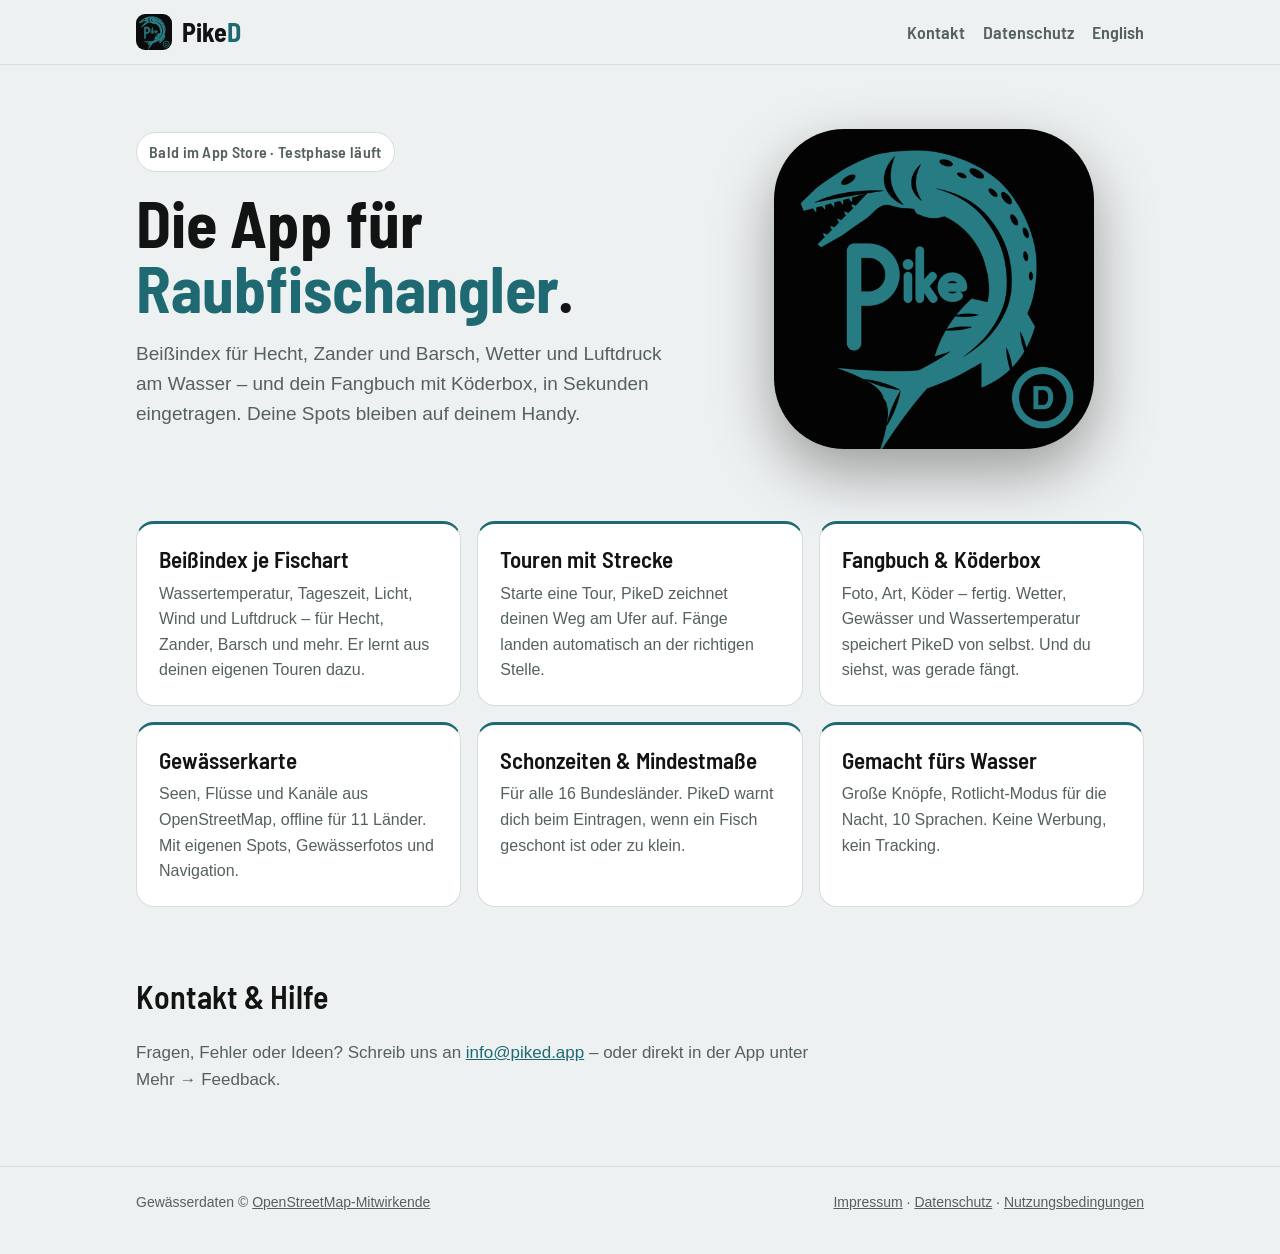
<file: index.html>
<!DOCTYPE html>
<html lang="de">
<head>
  <meta charset="utf-8">
  <meta name="viewport" content="width=device-width, initial-scale=1">
  <title>PikeD – die App für Raubfischangler</title>
  <meta name="description" content="PikeD: Beißindex für Hecht, Zander und Barsch, Wetter und Luftdruck am Wasser, Fangbuch mit Köderbox und Touren mit Strecke. Deine Spots bleiben auf deinem Handy.">
  <meta name="theme-color" content="#0b0b0b">
  <link rel="icon" href="logo.svg" type="image/svg+xml">
  <link rel="apple-touch-icon" href="apple-touch-icon.png">
  <link rel="stylesheet" href="stil.css">
</head>
<body>
  <header class="leiste">
    <div class="breite">
      <a class="marke" href="index.html"><img src="logo.svg" alt="" width="36" height="36"><span>Pike<span class="d">D</span></span></a>
      <nav>
        <a href="index.html#kontakt">Kontakt</a>
        <a href="datenschutz.html">Datenschutz</a>
        <a href="en/" lang="en">English</a>
      </nav>
    </div>
  </header>
  <main class="breite">
    <section class="held">
      <div>
        <span class="schild">Bald im App Store · Testphase läuft</span>
        <h1>Die App für <span>Raubfischangler</span>.</h1>
        <p>Beißindex für Hecht, Zander und Barsch, Wetter und Luftdruck am Wasser – und dein Fangbuch mit Köderbox, in Sekunden eingetragen. Deine Spots bleiben auf deinem Handy.</p>
      </div>
      <div class="bild"><img src="logo-512.png" alt="PikeD" width="320" height="320"></div>
    </section>
    <section class="kacheln">
      <div class="kachel"><h2>Beißindex je Fischart</h2><p>Wassertemperatur, Tageszeit, Licht, Wind und Luftdruck – für Hecht, Zander, Barsch und mehr. Er lernt aus deinen eigenen Touren dazu.</p></div>
      <div class="kachel"><h2>Touren mit Strecke</h2><p>Starte eine Tour, PikeD zeichnet deinen Weg am Ufer auf. Fänge landen automatisch an der richtigen Stelle.</p></div>
      <div class="kachel"><h2>Fangbuch &amp; Köderbox</h2><p>Foto, Art, Köder – fertig. Wetter, Gewässer und Wassertemperatur speichert PikeD von selbst. Und du siehst, was gerade fängt.</p></div>
      <div class="kachel"><h2>Gewässerkarte</h2><p>Seen, Flüsse und Kanäle aus OpenStreetMap, offline für 11 Länder. Mit eigenen Spots, Gewässerfotos und Navigation.</p></div>
      <div class="kachel"><h2>Schonzeiten &amp; Mindestmaße</h2><p>Für alle 16 Bundesländer. PikeD warnt dich beim Eintragen, wenn ein Fisch geschont ist oder zu klein.</p></div>
      <div class="kachel"><h2>Gemacht fürs Wasser</h2><p>Große Knöpfe, Rotlicht-Modus für die Nacht, 10 Sprachen. Keine Werbung, kein Tracking.</p></div>
    </section>
    <section class="abschnitt" id="kontakt">
      <h2>Kontakt &amp; Hilfe</h2>
      <p>Fragen, Fehler oder Ideen? Schreib uns an <a href="mailto:info@piked.app">info@piked.app</a> – oder direkt in der App unter Mehr → Feedback.</p>
    </section>
  </main>
  <footer>
    <div class="breite">
      <span>Gewässerdaten © <a href="https://www.openstreetmap.org/copyright">OpenStreetMap-Mitwirkende</a></span>
      <span><a href="impressum.html">Impressum</a> · <a href="datenschutz.html">Datenschutz</a> · <a href="nutzungsbedingungen.html">Nutzungsbedingungen</a></span>
    </div>
  </footer>
</body>
</html>
</file>
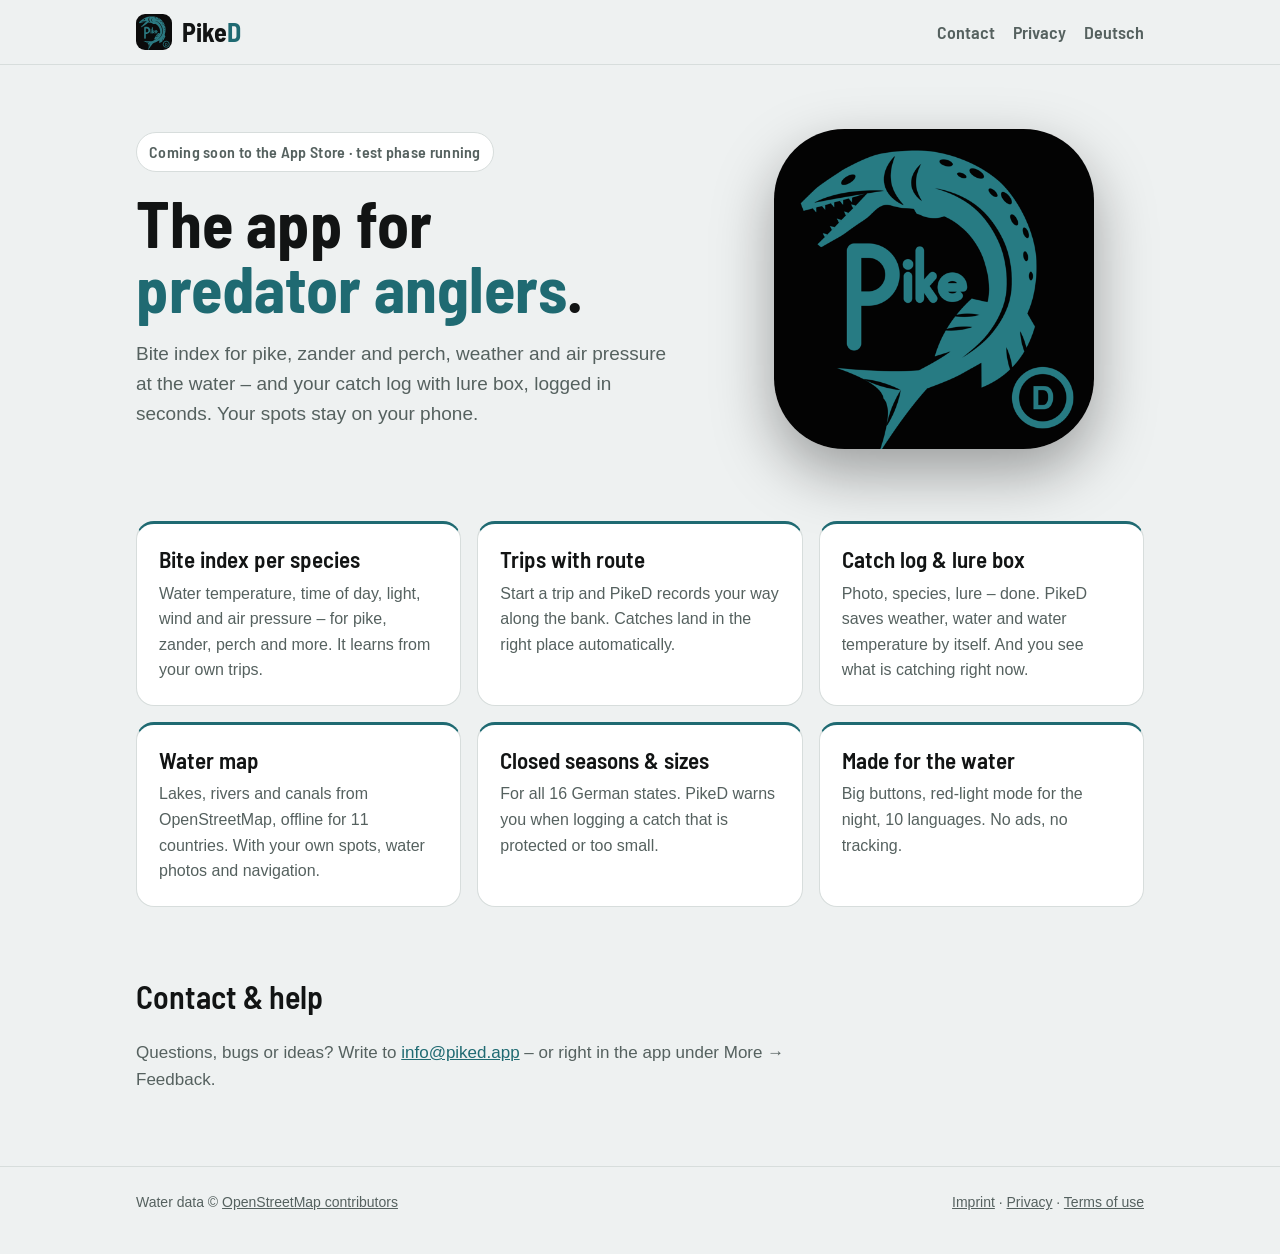
<file: en/index.html>
<!DOCTYPE html>
<html lang="en">
<head>
  <meta charset="utf-8">
  <meta name="viewport" content="width=device-width, initial-scale=1">
  <title>PikeD – the app for predator anglers</title>
  <meta name="description" content="PikeD: bite index for pike, zander and perch, weather and air pressure at the water, catch log with lure box and trips with route. Your spots stay on your phone.">
  <meta name="theme-color" content="#0b0b0b">
  <link rel="icon" href="../logo.svg" type="image/svg+xml">
  <link rel="apple-touch-icon" href="../apple-touch-icon.png">
  <link rel="stylesheet" href="../stil.css">
</head>
<body>
  <header class="leiste">
    <div class="breite">
      <a class="marke" href="index.html"><img src="../logo.svg" alt="" width="36" height="36"><span>Pike<span class="d">D</span></span></a>
      <nav>
        <a href="index.html#kontakt">Contact</a>
        <a href="privacy.html">Privacy</a>
        <a href="../" lang="de">Deutsch</a>
      </nav>
    </div>
  </header>
  <main class="breite">
    <section class="held">
      <div>
        <span class="schild">Coming soon to the App Store · test phase running</span>
        <h1>The app for <span>predator anglers</span>.</h1>
        <p>Bite index for pike, zander and perch, weather and air pressure at the water – and your catch log with lure box, logged in seconds. Your spots stay on your phone.</p>
      </div>
      <div class="bild"><img src="../logo-512.png" alt="PikeD" width="320" height="320"></div>
    </section>
    <section class="kacheln">
      <div class="kachel"><h2>Bite index per species</h2><p>Water temperature, time of day, light, wind and air pressure – for pike, zander, perch and more. It learns from your own trips.</p></div>
      <div class="kachel"><h2>Trips with route</h2><p>Start a trip and PikeD records your way along the bank. Catches land in the right place automatically.</p></div>
      <div class="kachel"><h2>Catch log &amp; lure box</h2><p>Photo, species, lure – done. PikeD saves weather, water and water temperature by itself. And you see what is catching right now.</p></div>
      <div class="kachel"><h2>Water map</h2><p>Lakes, rivers and canals from OpenStreetMap, offline for 11 countries. With your own spots, water photos and navigation.</p></div>
      <div class="kachel"><h2>Closed seasons &amp; sizes</h2><p>For all 16 German states. PikeD warns you when logging a catch that is protected or too small.</p></div>
      <div class="kachel"><h2>Made for the water</h2><p>Big buttons, red-light mode for the night, 10 languages. No ads, no tracking.</p></div>
    </section>
    <section class="abschnitt" id="kontakt">
      <h2>Contact &amp; help</h2>
      <p>Questions, bugs or ideas? Write to <a href="mailto:info@piked.app">info@piked.app</a> – or right in the app under More → Feedback.</p>
    </section>
  </main>
  <footer>
    <div class="breite">
      <span>Water data © <a href="https://www.openstreetmap.org/copyright">OpenStreetMap contributors</a></span>
      <span><a href="imprint.html">Imprint</a> · <a href="privacy.html">Privacy</a> · <a href="terms.html">Terms of use</a></span>
    </div>
  </footer>
</body>
</html>
</file>
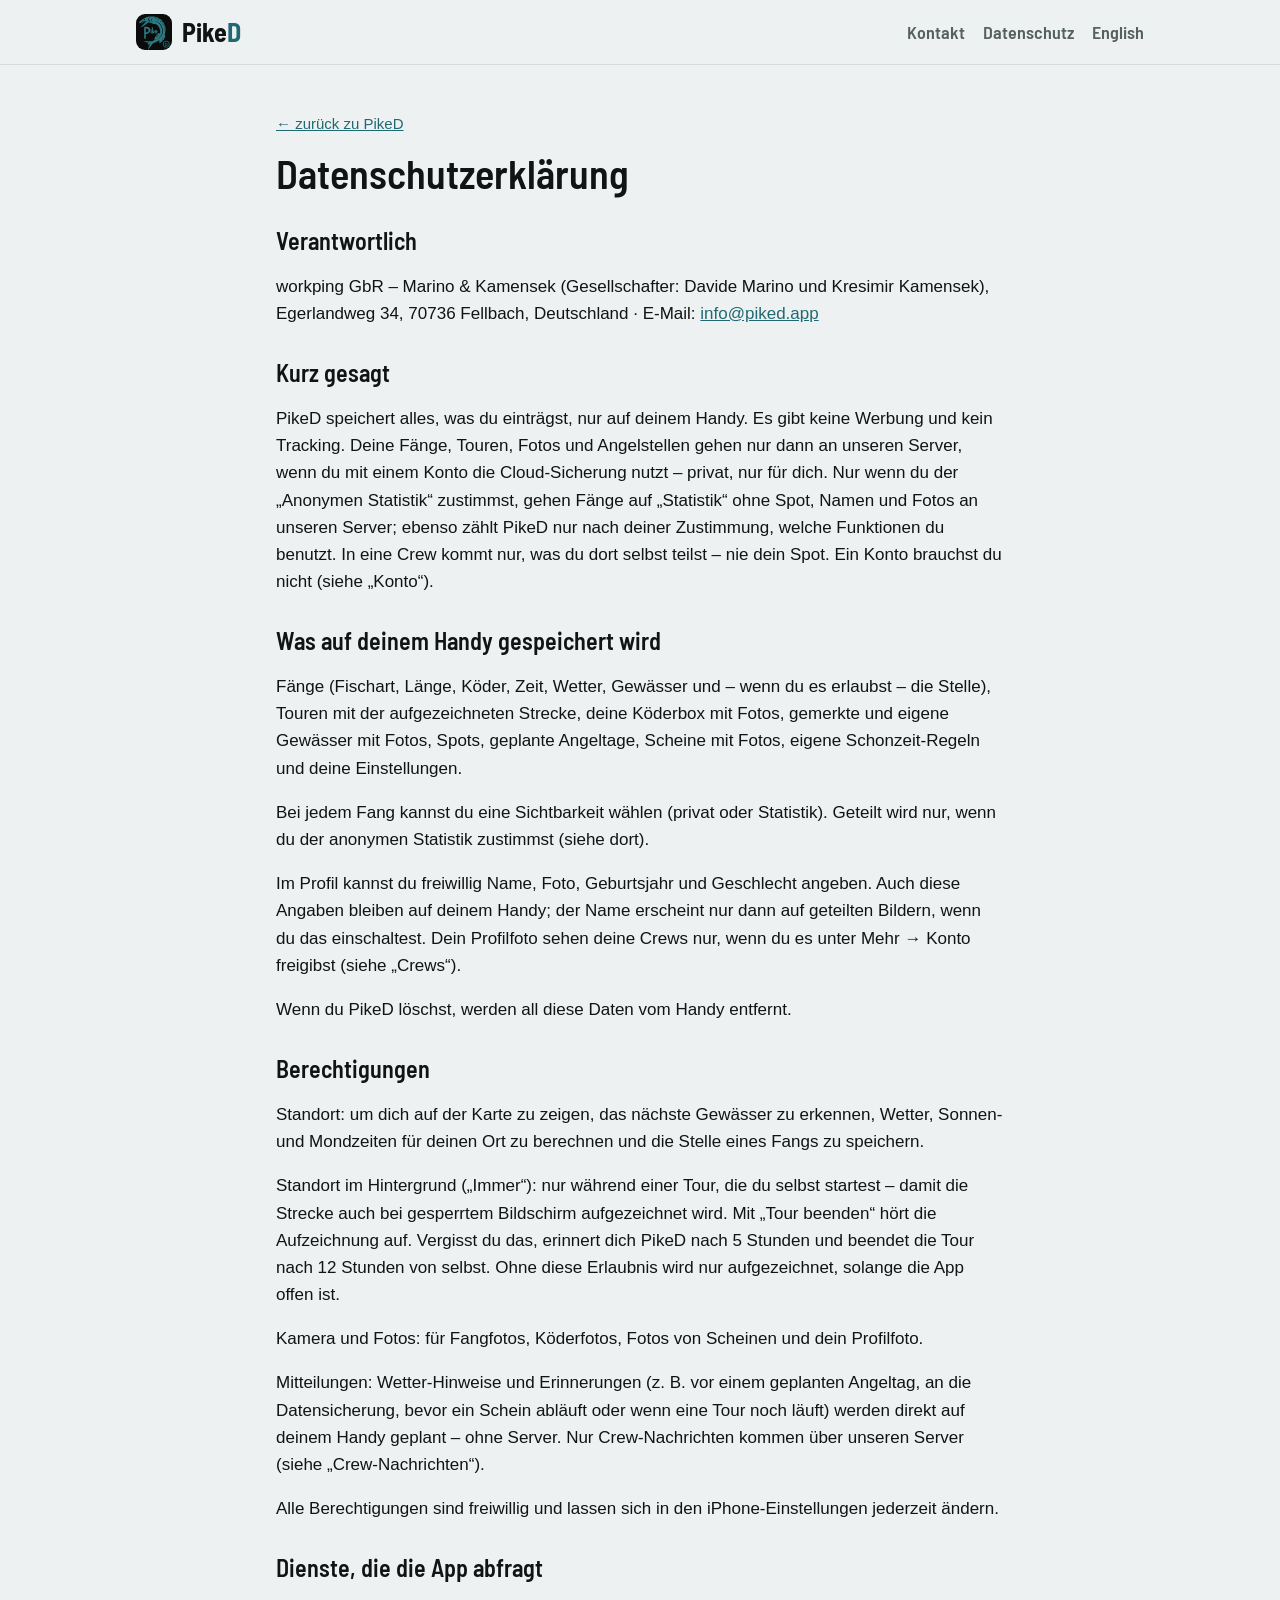
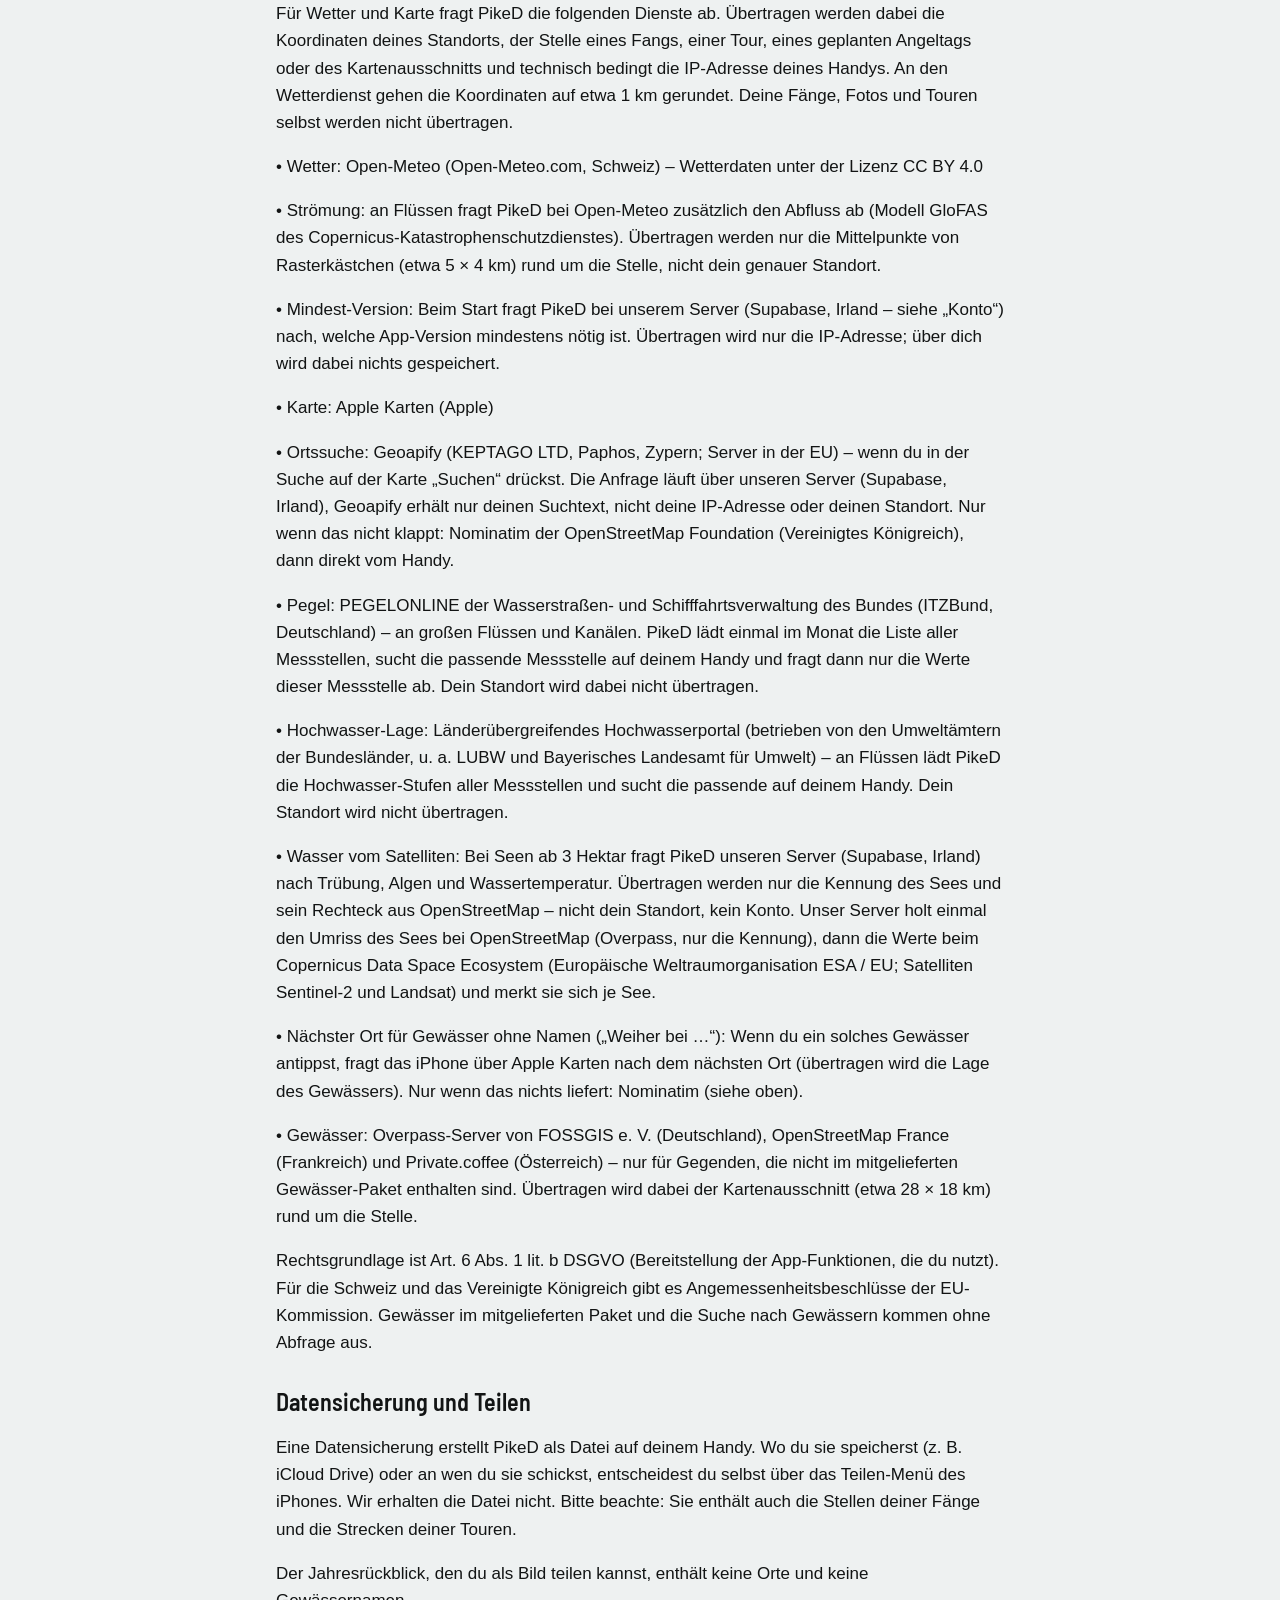
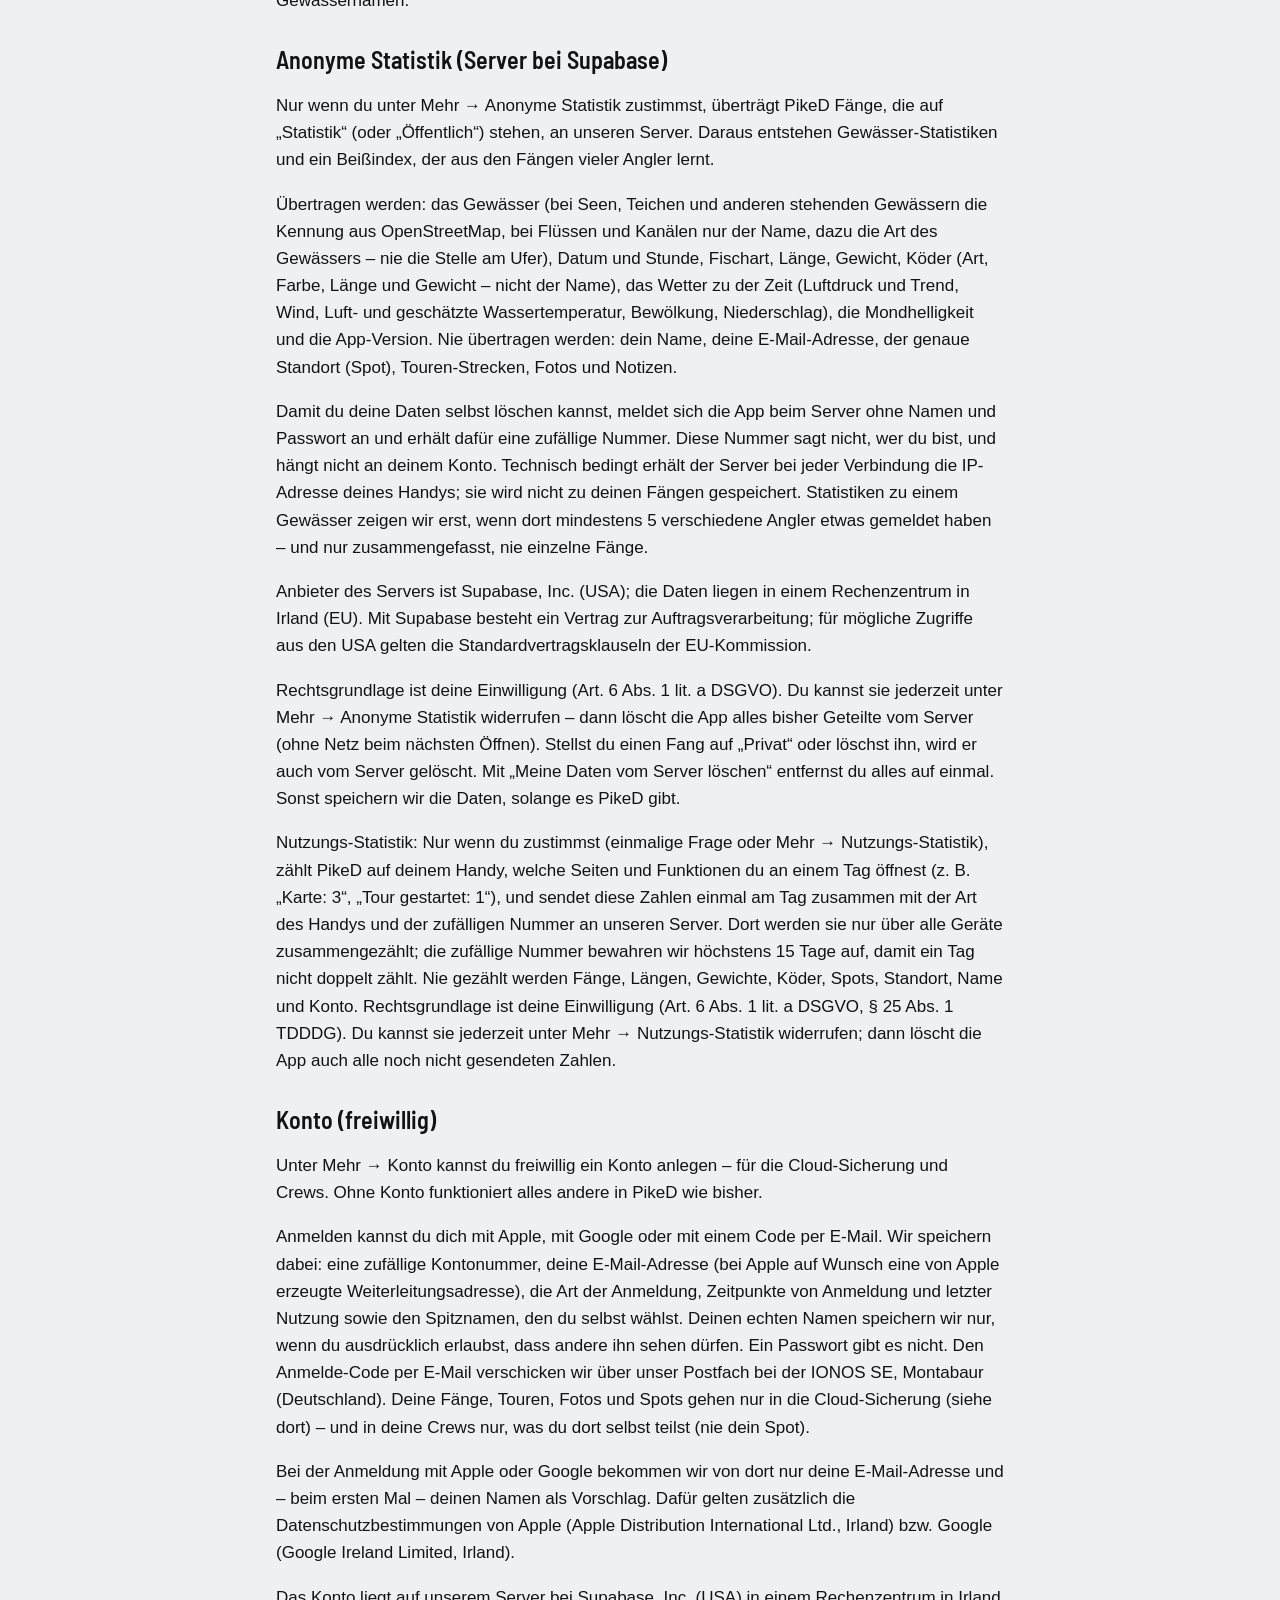
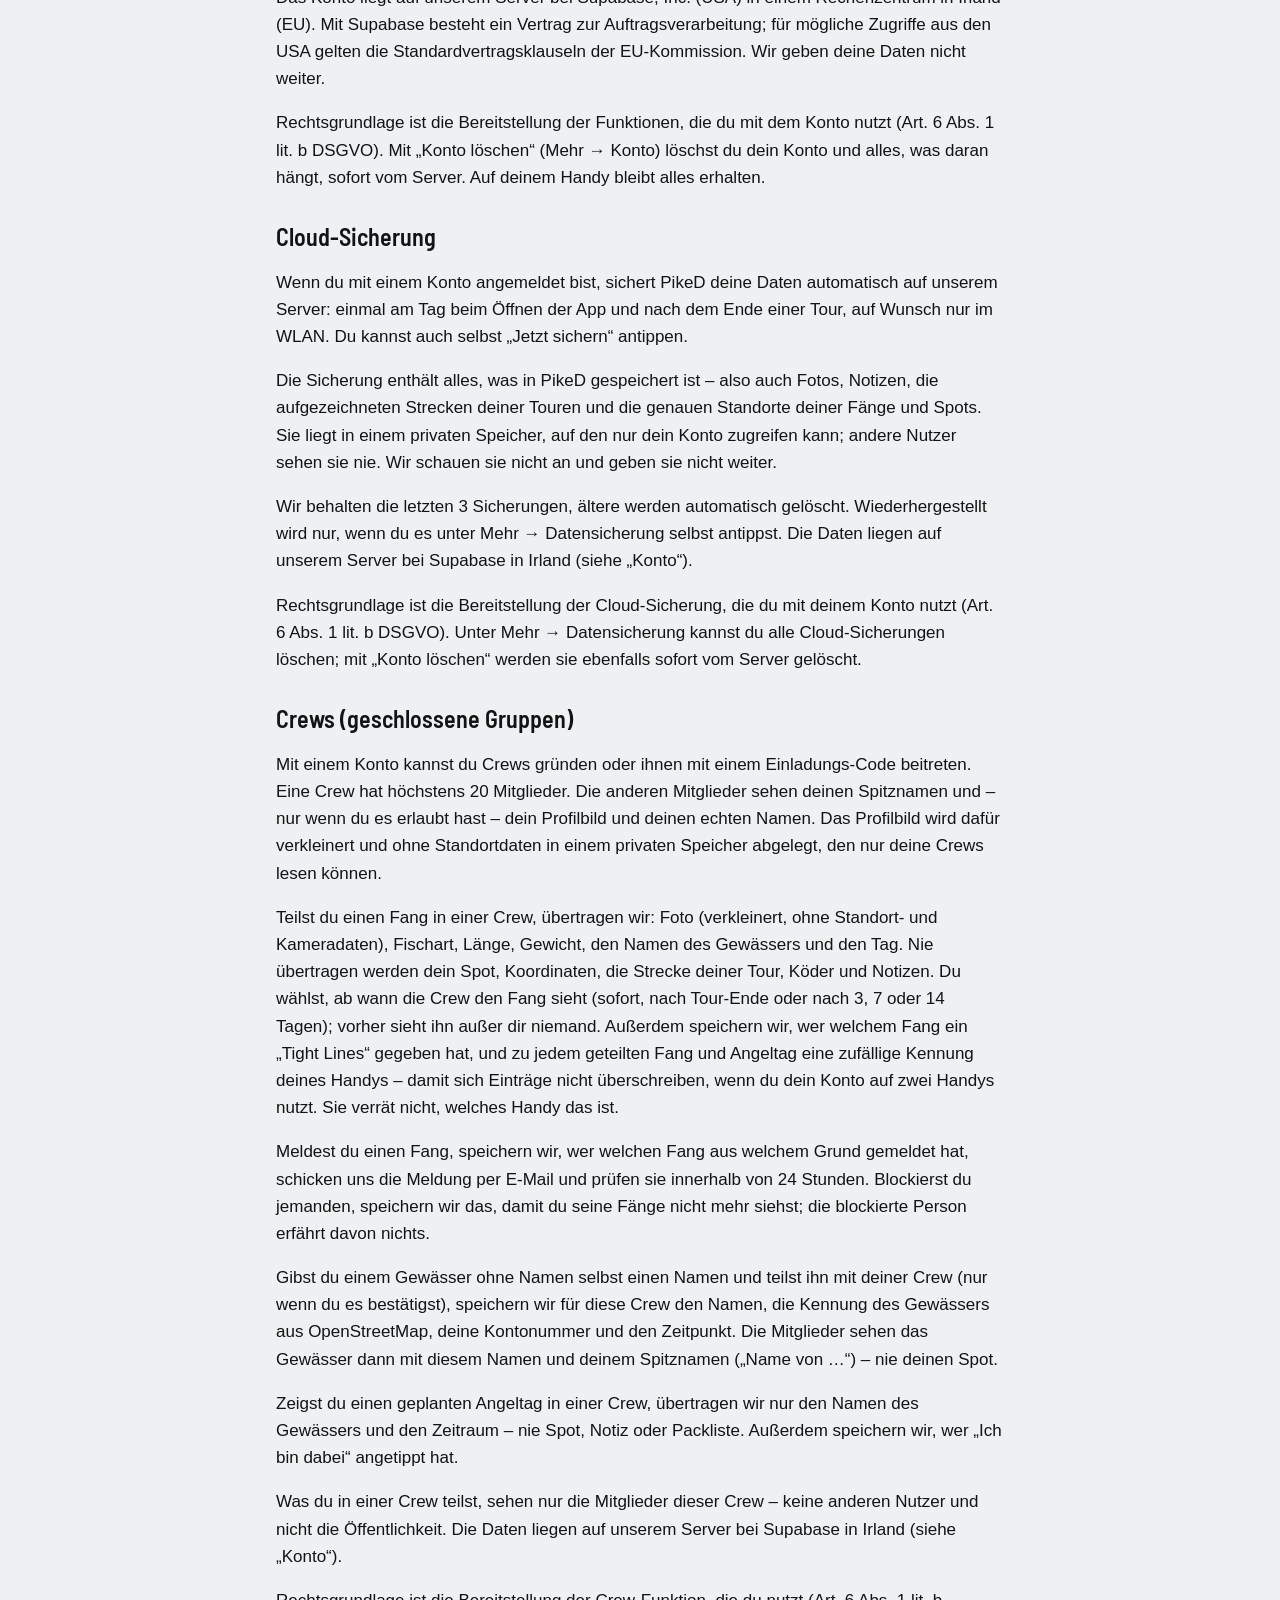
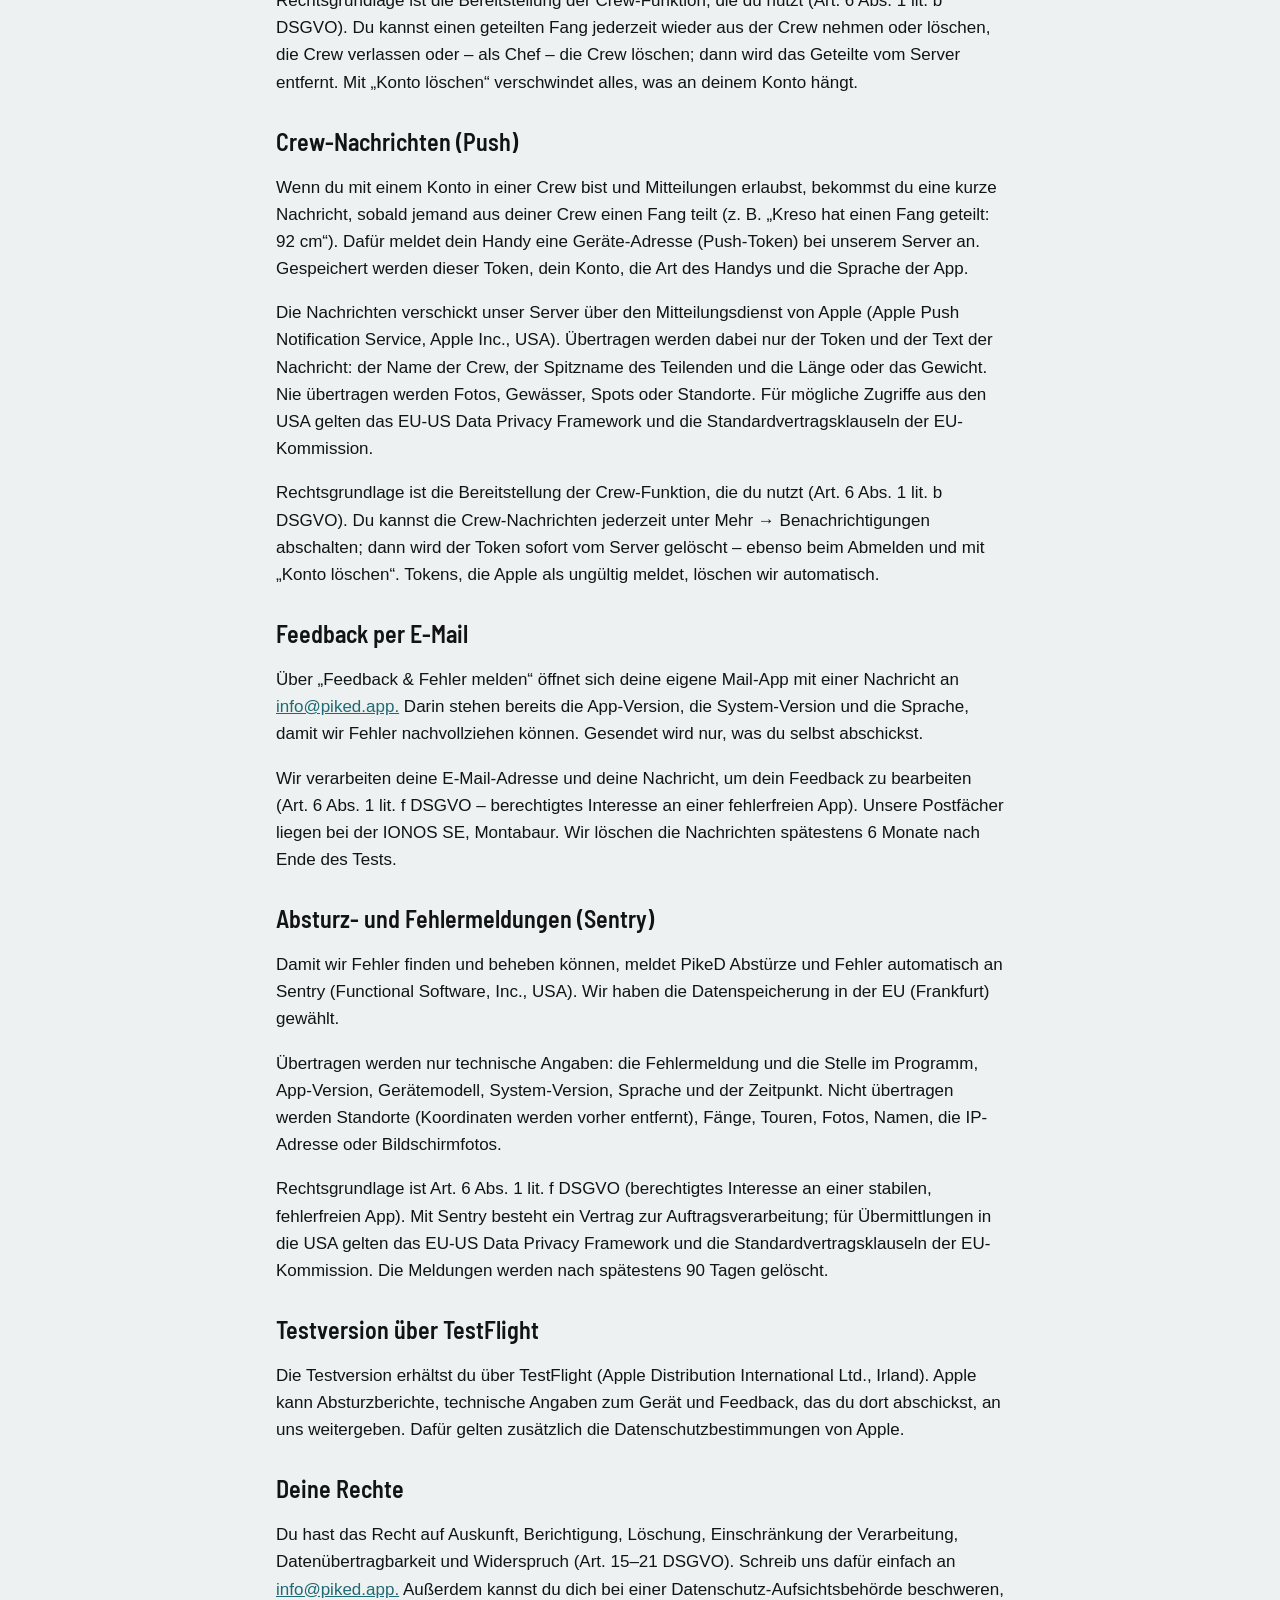
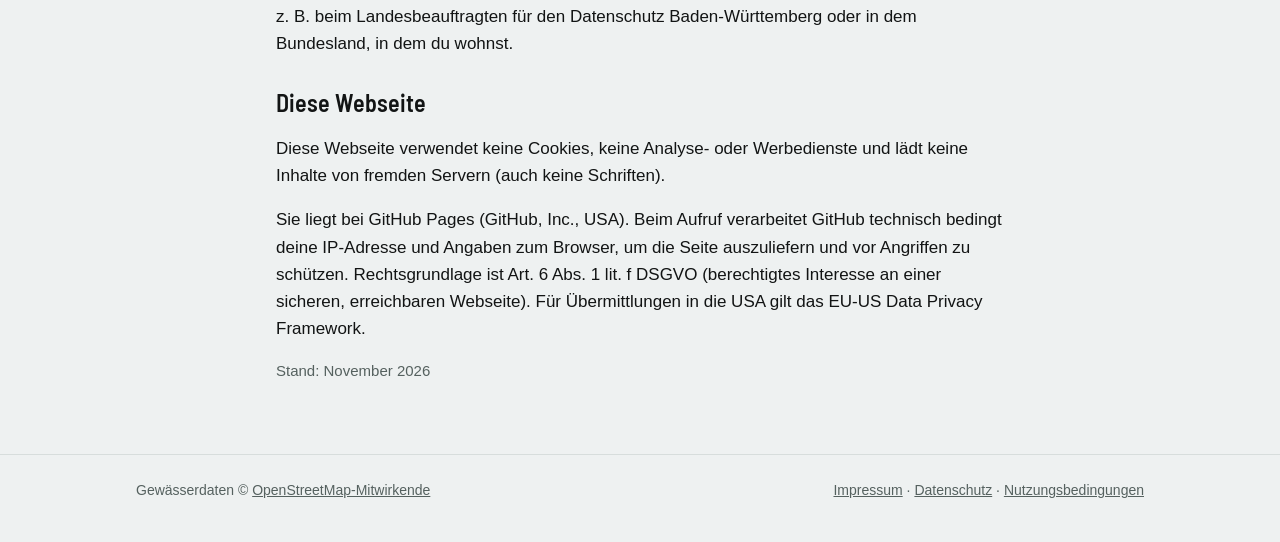
<file: datenschutz.html>
<!DOCTYPE html>
<html lang="de">
<head>
  <meta charset="utf-8">
  <meta name="viewport" content="width=device-width, initial-scale=1">
  <title>Datenschutzerklärung – PikeD</title>
  <meta name="description" content="Datenschutzerklärung">
  <meta name="robots" content="noindex">
  <meta name="theme-color" content="#0b0b0b">
  <link rel="icon" href="logo.svg" type="image/svg+xml">
  <link rel="apple-touch-icon" href="apple-touch-icon.png">
  <link rel="stylesheet" href="stil.css">
</head>
<body>
  <header class="leiste">
    <div class="breite">
      <a class="marke" href="index.html"><img src="logo.svg" alt="" width="36" height="36"><span>Pike<span class="d">D</span></span></a>
      <nav>
        <a href="index.html#kontakt">Kontakt</a>
        <a href="datenschutz.html">Datenschutz</a>
        <a href="en/privacy.html" lang="en">English</a>
      </nav>
    </div>
  </header>
  <main class="text">
    <p class="zurueck"><a href="index.html">← zurück zu PikeD</a></p>
    <h1>Datenschutzerklärung</h1>
    <h2>Verantwortlich</h2>
    <p>workping GbR – Marino &amp; Kamensek (Gesellschafter: Davide Marino und Kresimir Kamensek), Egerlandweg 34, 70736 Fellbach, Deutschland · E-Mail: <a href="mailto:info@piked.app">info@piked.app</a></p>

    <h2>Kurz gesagt</h2>
    <p>PikeD speichert alles, was du einträgst, nur auf deinem Handy. Es gibt keine Werbung und kein Tracking. Deine Fänge, Touren, Fotos und Angelstellen gehen nur dann an unseren Server, wenn du mit einem Konto die Cloud-Sicherung nutzt – privat, nur für dich. Nur wenn du der „Anonymen Statistik“ zustimmst, gehen Fänge auf „Statistik“ ohne Spot, Namen und Fotos an unseren Server; ebenso zählt PikeD nur nach deiner Zustimmung, welche Funktionen du benutzt. In eine Crew kommt nur, was du dort selbst teilst – nie dein Spot. Ein Konto brauchst du nicht (siehe „Konto“).</p>

    <h2>Was auf deinem Handy gespeichert wird</h2>
    <p>Fänge (Fischart, Länge, Köder, Zeit, Wetter, Gewässer und – wenn du es erlaubst – die Stelle), Touren mit der aufgezeichneten Strecke, deine Köderbox mit Fotos, gemerkte und eigene Gewässer mit Fotos, Spots, geplante Angeltage, Scheine mit Fotos, eigene Schonzeit-Regeln und deine Einstellungen.</p>
    <p>Bei jedem Fang kannst du eine Sichtbarkeit wählen (privat oder Statistik). Geteilt wird nur, wenn du der anonymen Statistik zustimmst (siehe dort).</p>
    <p>Im Profil kannst du freiwillig Name, Foto, Geburtsjahr und Geschlecht angeben. Auch diese Angaben bleiben auf deinem Handy; der Name erscheint nur dann auf geteilten Bildern, wenn du das einschaltest. Dein Profilfoto sehen deine Crews nur, wenn du es unter Mehr → Konto freigibst (siehe „Crews“).</p>
    <p>Wenn du PikeD löschst, werden all diese Daten vom Handy entfernt.</p>

    <h2>Berechtigungen</h2>
    <p>Standort: um dich auf der Karte zu zeigen, das nächste Gewässer zu erkennen, Wetter, Sonnen- und Mondzeiten für deinen Ort zu berechnen und die Stelle eines Fangs zu speichern.</p>
    <p>Standort im Hintergrund („Immer“): nur während einer Tour, die du selbst startest – damit die Strecke auch bei gesperrtem Bildschirm aufgezeichnet wird. Mit „Tour beenden“ hört die Aufzeichnung auf. Vergisst du das, erinnert dich PikeD nach 5 Stunden und beendet die Tour nach 12 Stunden von selbst. Ohne diese Erlaubnis wird nur aufgezeichnet, solange die App offen ist.</p>
    <p>Kamera und Fotos: für Fangfotos, Köderfotos, Fotos von Scheinen und dein Profilfoto.</p>
    <p>Mitteilungen: Wetter-Hinweise und Erinnerungen (z. B. vor einem geplanten Angeltag, an die Datensicherung, bevor ein Schein abläuft oder wenn eine Tour noch läuft) werden direkt auf deinem Handy geplant – ohne Server. Nur Crew-Nachrichten kommen über unseren Server (siehe „Crew-Nachrichten“).</p>
    <p>Alle Berechtigungen sind freiwillig und lassen sich in den iPhone-Einstellungen jederzeit ändern.</p>

    <h2>Dienste, die die App abfragt</h2>
    <p>Für Wetter und Karte fragt PikeD die folgenden Dienste ab. Übertragen werden dabei die Koordinaten deines Standorts, der Stelle eines Fangs, einer Tour, eines geplanten Angeltags oder des Kartenausschnitts und technisch bedingt die IP-Adresse deines Handys. An den Wetterdienst gehen die Koordinaten auf etwa 1 km gerundet. Deine Fänge, Fotos und Touren selbst werden nicht übertragen.</p>
    <p>• Wetter: Open-Meteo (Open-Meteo.com, Schweiz) – Wetterdaten unter der Lizenz CC BY 4.0</p>
    <p>• Strömung: an Flüssen fragt PikeD bei Open-Meteo zusätzlich den Abfluss ab (Modell GloFAS des Copernicus-Katastrophenschutzdienstes). Übertragen werden nur die Mittelpunkte von Rasterkästchen (etwa 5 × 4 km) rund um die Stelle, nicht dein genauer Standort.</p>
    <p>• Mindest-Version: Beim Start fragt PikeD bei unserem Server (Supabase, Irland – siehe „Konto“) nach, welche App-Version mindestens nötig ist. Übertragen wird nur die IP-Adresse; über dich wird dabei nichts gespeichert.</p>
    <p>• Karte: Apple Karten (Apple)</p>
    <p>• Ortssuche: Geoapify (KEPTAGO LTD, Paphos, Zypern; Server in der EU) – wenn du in der Suche auf der Karte „Suchen“ drückst. Die Anfrage läuft über unseren Server (Supabase, Irland), Geoapify erhält nur deinen Suchtext, nicht deine IP-Adresse oder deinen Standort. Nur wenn das nicht klappt: Nominatim der OpenStreetMap Foundation (Vereinigtes Königreich), dann direkt vom Handy.</p>
    <p>• Pegel: PEGELONLINE der Wasserstraßen- und Schifffahrtsverwaltung des Bundes (ITZBund, Deutschland) – an großen Flüssen und Kanälen. PikeD lädt einmal im Monat die Liste aller Messstellen, sucht die passende Messstelle auf deinem Handy und fragt dann nur die Werte dieser Messstelle ab. Dein Standort wird dabei nicht übertragen.</p>
    <p>• Hochwasser-Lage: Länderübergreifendes Hochwasserportal (betrieben von den Umweltämtern der Bundesländer, u. a. LUBW und Bayerisches Landesamt für Umwelt) – an Flüssen lädt PikeD die Hochwasser-Stufen aller Messstellen und sucht die passende auf deinem Handy. Dein Standort wird nicht übertragen.</p>
    <p>• Wasser vom Satelliten: Bei Seen ab 3 Hektar fragt PikeD unseren Server (Supabase, Irland) nach Trübung, Algen und Wassertemperatur. Übertragen werden nur die Kennung des Sees und sein Rechteck aus OpenStreetMap – nicht dein Standort, kein Konto. Unser Server holt einmal den Umriss des Sees bei OpenStreetMap (Overpass, nur die Kennung), dann die Werte beim Copernicus Data Space Ecosystem (Europäische Weltraumorganisation ESA / EU; Satelliten Sentinel-2 und Landsat) und merkt sie sich je See.</p>
    <p>• Nächster Ort für Gewässer ohne Namen („Weiher bei …“): Wenn du ein solches Gewässer antippst, fragt das iPhone über Apple Karten nach dem nächsten Ort (übertragen wird die Lage des Gewässers). Nur wenn das nichts liefert: Nominatim (siehe oben).</p>
    <p>• Gewässer: Overpass-Server von FOSSGIS e. V. (Deutschland), OpenStreetMap France (Frankreich) und Private.coffee (Österreich) – nur für Gegenden, die nicht im mitgelieferten Gewässer-Paket enthalten sind. Übertragen wird dabei der Kartenausschnitt (etwa 28 × 18 km) rund um die Stelle.</p>
    <p>Rechtsgrundlage ist Art. 6 Abs. 1 lit. b DSGVO (Bereitstellung der App-Funktionen, die du nutzt). Für die Schweiz und das Vereinigte Königreich gibt es Angemessenheitsbeschlüsse der EU-Kommission. Gewässer im mitgelieferten Paket und die Suche nach Gewässern kommen ohne Abfrage aus.</p>

    <h2>Datensicherung und Teilen</h2>
    <p>Eine Datensicherung erstellt PikeD als Datei auf deinem Handy. Wo du sie speicherst (z. B. iCloud Drive) oder an wen du sie schickst, entscheidest du selbst über das Teilen-Menü des iPhones. Wir erhalten die Datei nicht. Bitte beachte: Sie enthält auch die Stellen deiner Fänge und die Strecken deiner Touren.</p>
    <p>Der Jahresrückblick, den du als Bild teilen kannst, enthält keine Orte und keine Gewässernamen.</p>

    <h2>Anonyme Statistik (Server bei Supabase)</h2>
    <p>Nur wenn du unter Mehr → Anonyme Statistik zustimmst, überträgt PikeD Fänge, die auf „Statistik“ (oder „Öffentlich“) stehen, an unseren Server. Daraus entstehen Gewässer-Statistiken und ein Beißindex, der aus den Fängen vieler Angler lernt.</p>
    <p>Übertragen werden: das Gewässer (bei Seen, Teichen und anderen stehenden Gewässern die Kennung aus OpenStreetMap, bei Flüssen und Kanälen nur der Name, dazu die Art des Gewässers – nie die Stelle am Ufer), Datum und Stunde, Fischart, Länge, Gewicht, Köder (Art, Farbe, Länge und Gewicht – nicht der Name), das Wetter zu der Zeit (Luftdruck und Trend, Wind, Luft- und geschätzte Wassertemperatur, Bewölkung, Niederschlag), die Mondhelligkeit und die App-Version. Nie übertragen werden: dein Name, deine E-Mail-Adresse, der genaue Standort (Spot), Touren-Strecken, Fotos und Notizen.</p>
    <p>Damit du deine Daten selbst löschen kannst, meldet sich die App beim Server ohne Namen und Passwort an und erhält dafür eine zufällige Nummer. Diese Nummer sagt nicht, wer du bist, und hängt nicht an deinem Konto. Technisch bedingt erhält der Server bei jeder Verbindung die IP-Adresse deines Handys; sie wird nicht zu deinen Fängen gespeichert. Statistiken zu einem Gewässer zeigen wir erst, wenn dort mindestens 5 verschiedene Angler etwas gemeldet haben – und nur zusammengefasst, nie einzelne Fänge.</p>
    <p>Anbieter des Servers ist Supabase, Inc. (USA); die Daten liegen in einem Rechenzentrum in Irland (EU). Mit Supabase besteht ein Vertrag zur Auftragsverarbeitung; für mögliche Zugriffe aus den USA gelten die Standardvertragsklauseln der EU-Kommission.</p>
    <p>Rechtsgrundlage ist deine Einwilligung (Art. 6 Abs. 1 lit. a DSGVO). Du kannst sie jederzeit unter Mehr → Anonyme Statistik widerrufen – dann löscht die App alles bisher Geteilte vom Server (ohne Netz beim nächsten Öffnen). Stellst du einen Fang auf „Privat“ oder löschst ihn, wird er auch vom Server gelöscht. Mit „Meine Daten vom Server löschen“ entfernst du alles auf einmal. Sonst speichern wir die Daten, solange es PikeD gibt.</p>
    <p>Nutzungs-Statistik: Nur wenn du zustimmst (einmalige Frage oder Mehr → Nutzungs-Statistik), zählt PikeD auf deinem Handy, welche Seiten und Funktionen du an einem Tag öffnest (z. B. „Karte: 3“, „Tour gestartet: 1“), und sendet diese Zahlen einmal am Tag zusammen mit der Art des Handys und der zufälligen Nummer an unseren Server. Dort werden sie nur über alle Geräte zusammengezählt; die zufällige Nummer bewahren wir höchstens 15 Tage auf, damit ein Tag nicht doppelt zählt. Nie gezählt werden Fänge, Längen, Gewichte, Köder, Spots, Standort, Name und Konto. Rechtsgrundlage ist deine Einwilligung (Art. 6 Abs. 1 lit. a DSGVO, § 25 Abs. 1 TDDDG). Du kannst sie jederzeit unter Mehr → Nutzungs-Statistik widerrufen; dann löscht die App auch alle noch nicht gesendeten Zahlen.</p>

    <h2>Konto (freiwillig)</h2>
    <p>Unter Mehr → Konto kannst du freiwillig ein Konto anlegen – für die Cloud-Sicherung und Crews. Ohne Konto funktioniert alles andere in PikeD wie bisher.</p>
    <p>Anmelden kannst du dich mit Apple, mit Google oder mit einem Code per E-Mail. Wir speichern dabei: eine zufällige Kontonummer, deine E-Mail-Adresse (bei Apple auf Wunsch eine von Apple erzeugte Weiterleitungsadresse), die Art der Anmeldung, Zeitpunkte von Anmeldung und letzter Nutzung sowie den Spitznamen, den du selbst wählst. Deinen echten Namen speichern wir nur, wenn du ausdrücklich erlaubst, dass andere ihn sehen dürfen. Ein Passwort gibt es nicht. Den Anmelde-Code per E-Mail verschicken wir über unser Postfach bei der IONOS SE, Montabaur (Deutschland). Deine Fänge, Touren, Fotos und Spots gehen nur in die Cloud-Sicherung (siehe dort) – und in deine Crews nur, was du dort selbst teilst (nie dein Spot).</p>
    <p>Bei der Anmeldung mit Apple oder Google bekommen wir von dort nur deine E-Mail-Adresse und – beim ersten Mal – deinen Namen als Vorschlag. Dafür gelten zusätzlich die Datenschutzbestimmungen von Apple (Apple Distribution International Ltd., Irland) bzw. Google (Google Ireland Limited, Irland).</p>
    <p>Das Konto liegt auf unserem Server bei Supabase, Inc. (USA) in einem Rechenzentrum in Irland (EU). Mit Supabase besteht ein Vertrag zur Auftragsverarbeitung; für mögliche Zugriffe aus den USA gelten die Standardvertragsklauseln der EU-Kommission. Wir geben deine Daten nicht weiter.</p>
    <p>Rechtsgrundlage ist die Bereitstellung der Funktionen, die du mit dem Konto nutzt (Art. 6 Abs. 1 lit. b DSGVO). Mit „Konto löschen“ (Mehr → Konto) löschst du dein Konto und alles, was daran hängt, sofort vom Server. Auf deinem Handy bleibt alles erhalten.</p>

    <h2>Cloud-Sicherung</h2>
    <p>Wenn du mit einem Konto angemeldet bist, sichert PikeD deine Daten automatisch auf unserem Server: einmal am Tag beim Öffnen der App und nach dem Ende einer Tour, auf Wunsch nur im WLAN. Du kannst auch selbst „Jetzt sichern“ antippen.</p>
    <p>Die Sicherung enthält alles, was in PikeD gespeichert ist – also auch Fotos, Notizen, die aufgezeichneten Strecken deiner Touren und die genauen Standorte deiner Fänge und Spots. Sie liegt in einem privaten Speicher, auf den nur dein Konto zugreifen kann; andere Nutzer sehen sie nie. Wir schauen sie nicht an und geben sie nicht weiter.</p>
    <p>Wir behalten die letzten 3 Sicherungen, ältere werden automatisch gelöscht. Wiederhergestellt wird nur, wenn du es unter Mehr → Datensicherung selbst antippst. Die Daten liegen auf unserem Server bei Supabase in Irland (siehe „Konto“).</p>
    <p>Rechtsgrundlage ist die Bereitstellung der Cloud-Sicherung, die du mit deinem Konto nutzt (Art. 6 Abs. 1 lit. b DSGVO). Unter Mehr → Datensicherung kannst du alle Cloud-Sicherungen löschen; mit „Konto löschen“ werden sie ebenfalls sofort vom Server gelöscht.</p>

    <h2>Crews (geschlossene Gruppen)</h2>
    <p>Mit einem Konto kannst du Crews gründen oder ihnen mit einem Einladungs-Code beitreten. Eine Crew hat höchstens 20 Mitglieder. Die anderen Mitglieder sehen deinen Spitznamen und – nur wenn du es erlaubt hast – dein Profilbild und deinen echten Namen. Das Profilbild wird dafür verkleinert und ohne Standortdaten in einem privaten Speicher abgelegt, den nur deine Crews lesen können.</p>
    <p>Teilst du einen Fang in einer Crew, übertragen wir: Foto (verkleinert, ohne Standort- und Kameradaten), Fischart, Länge, Gewicht, den Namen des Gewässers und den Tag. Nie übertragen werden dein Spot, Koordinaten, die Strecke deiner Tour, Köder und Notizen. Du wählst, ab wann die Crew den Fang sieht (sofort, nach Tour-Ende oder nach 3, 7 oder 14 Tagen); vorher sieht ihn außer dir niemand. Außerdem speichern wir, wer welchem Fang ein „Tight Lines“ gegeben hat, und zu jedem geteilten Fang und Angeltag eine zufällige Kennung deines Handys – damit sich Einträge nicht überschreiben, wenn du dein Konto auf zwei Handys nutzt. Sie verrät nicht, welches Handy das ist.</p>
    <p>Meldest du einen Fang, speichern wir, wer welchen Fang aus welchem Grund gemeldet hat, schicken uns die Meldung per E-Mail und prüfen sie innerhalb von 24 Stunden. Blockierst du jemanden, speichern wir das, damit du seine Fänge nicht mehr siehst; die blockierte Person erfährt davon nichts.</p>
    <p>Gibst du einem Gewässer ohne Namen selbst einen Namen und teilst ihn mit deiner Crew (nur wenn du es bestätigst), speichern wir für diese Crew den Namen, die Kennung des Gewässers aus OpenStreetMap, deine Kontonummer und den Zeitpunkt. Die Mitglieder sehen das Gewässer dann mit diesem Namen und deinem Spitznamen („Name von …“) – nie deinen Spot.</p>
    <p>Zeigst du einen geplanten Angeltag in einer Crew, übertragen wir nur den Namen des Gewässers und den Zeitraum – nie Spot, Notiz oder Packliste. Außerdem speichern wir, wer „Ich bin dabei“ angetippt hat.</p>
    <p>Was du in einer Crew teilst, sehen nur die Mitglieder dieser Crew – keine anderen Nutzer und nicht die Öffentlichkeit. Die Daten liegen auf unserem Server bei Supabase in Irland (siehe „Konto“).</p>
    <p>Rechtsgrundlage ist die Bereitstellung der Crew-Funktion, die du nutzt (Art. 6 Abs. 1 lit. b DSGVO). Du kannst einen geteilten Fang jederzeit wieder aus der Crew nehmen oder löschen, die Crew verlassen oder – als Chef – die Crew löschen; dann wird das Geteilte vom Server entfernt. Mit „Konto löschen“ verschwindet alles, was an deinem Konto hängt.</p>

    <h2>Crew-Nachrichten (Push)</h2>
    <p>Wenn du mit einem Konto in einer Crew bist und Mitteilungen erlaubst, bekommst du eine kurze Nachricht, sobald jemand aus deiner Crew einen Fang teilt (z. B. „Kreso hat einen Fang geteilt: 92 cm“). Dafür meldet dein Handy eine Geräte-Adresse (Push-Token) bei unserem Server an. Gespeichert werden dieser Token, dein Konto, die Art des Handys und die Sprache der App.</p>
    <p>Die Nachrichten verschickt unser Server über den Mitteilungsdienst von Apple (Apple Push Notification Service, Apple Inc., USA). Übertragen werden dabei nur der Token und der Text der Nachricht: der Name der Crew, der Spitzname des Teilenden und die Länge oder das Gewicht. Nie übertragen werden Fotos, Gewässer, Spots oder Standorte. Für mögliche Zugriffe aus den USA gelten das EU-US Data Privacy Framework und die Standardvertragsklauseln der EU-Kommission.</p>
    <p>Rechtsgrundlage ist die Bereitstellung der Crew-Funktion, die du nutzt (Art. 6 Abs. 1 lit. b DSGVO). Du kannst die Crew-Nachrichten jederzeit unter Mehr → Benachrichtigungen abschalten; dann wird der Token sofort vom Server gelöscht – ebenso beim Abmelden und mit „Konto löschen“. Tokens, die Apple als ungültig meldet, löschen wir automatisch.</p>

    <h2>Feedback per E-Mail</h2>
    <p>Über „Feedback &amp; Fehler melden“ öffnet sich deine eigene Mail-App mit einer Nachricht an <a href="mailto:info@piked.app.">info@piked.app.</a> Darin stehen bereits die App-Version, die System-Version und die Sprache, damit wir Fehler nachvollziehen können. Gesendet wird nur, was du selbst abschickst.</p>
    <p>Wir verarbeiten deine E-Mail-Adresse und deine Nachricht, um dein Feedback zu bearbeiten (Art. 6 Abs. 1 lit. f DSGVO – berechtigtes Interesse an einer fehlerfreien App). Unsere Postfächer liegen bei der IONOS SE, Montabaur. Wir löschen die Nachrichten spätestens 6 Monate nach Ende des Tests.</p>

    <h2>Absturz- und Fehlermeldungen (Sentry)</h2>
    <p>Damit wir Fehler finden und beheben können, meldet PikeD Abstürze und Fehler automatisch an Sentry (Functional Software, Inc., USA). Wir haben die Datenspeicherung in der EU (Frankfurt) gewählt.</p>
    <p>Übertragen werden nur technische Angaben: die Fehlermeldung und die Stelle im Programm, App-Version, Gerätemodell, System-Version, Sprache und der Zeitpunkt. Nicht übertragen werden Standorte (Koordinaten werden vorher entfernt), Fänge, Touren, Fotos, Namen, die IP-Adresse oder Bildschirmfotos.</p>
    <p>Rechtsgrundlage ist Art. 6 Abs. 1 lit. f DSGVO (berechtigtes Interesse an einer stabilen, fehlerfreien App). Mit Sentry besteht ein Vertrag zur Auftragsverarbeitung; für Übermittlungen in die USA gelten das EU-US Data Privacy Framework und die Standardvertragsklauseln der EU-Kommission. Die Meldungen werden nach spätestens 90 Tagen gelöscht.</p>

    <h2>Testversion über TestFlight</h2>
    <p>Die Testversion erhältst du über TestFlight (Apple Distribution International Ltd., Irland). Apple kann Absturzberichte, technische Angaben zum Gerät und Feedback, das du dort abschickst, an uns weitergeben. Dafür gelten zusätzlich die Datenschutzbestimmungen von Apple.</p>

    <h2>Deine Rechte</h2>
    <p>Du hast das Recht auf Auskunft, Berichtigung, Löschung, Einschränkung der Verarbeitung, Datenübertragbarkeit und Widerspruch (Art. 15–21 DSGVO). Schreib uns dafür einfach an <a href="mailto:info@piked.app.">info@piked.app.</a> Außerdem kannst du dich bei einer Datenschutz-Aufsichtsbehörde beschweren, z. B. beim Landesbeauftragten für den Datenschutz Baden-Württemberg oder in dem Bundesland, in dem du wohnst.</p>

    <h2>Diese Webseite</h2>
    <p>Diese Webseite verwendet keine Cookies, keine Analyse- oder Werbedienste und lädt keine Inhalte von fremden Servern (auch keine Schriften).</p>
    <p>Sie liegt bei GitHub Pages (GitHub, Inc., USA). Beim Aufruf verarbeitet GitHub technisch bedingt deine IP-Adresse und Angaben zum Browser, um die Seite auszuliefern und vor Angriffen zu schützen. Rechtsgrundlage ist Art. 6 Abs. 1 lit. f DSGVO (berechtigtes Interesse an einer sicheren, erreichbaren Webseite). Für Übermittlungen in die USA gilt das EU-US Data Privacy Framework.</p>

    <p class="klein">Stand: November 2026</p>
  </main>
  <footer>
    <div class="breite">
      <span>Gewässerdaten © <a href="https://www.openstreetmap.org/copyright">OpenStreetMap-Mitwirkende</a></span>
      <span><a href="impressum.html">Impressum</a> · <a href="datenschutz.html">Datenschutz</a> · <a href="nutzungsbedingungen.html">Nutzungsbedingungen</a></span>
    </div>
  </footer>
</body>
</html>
</file>
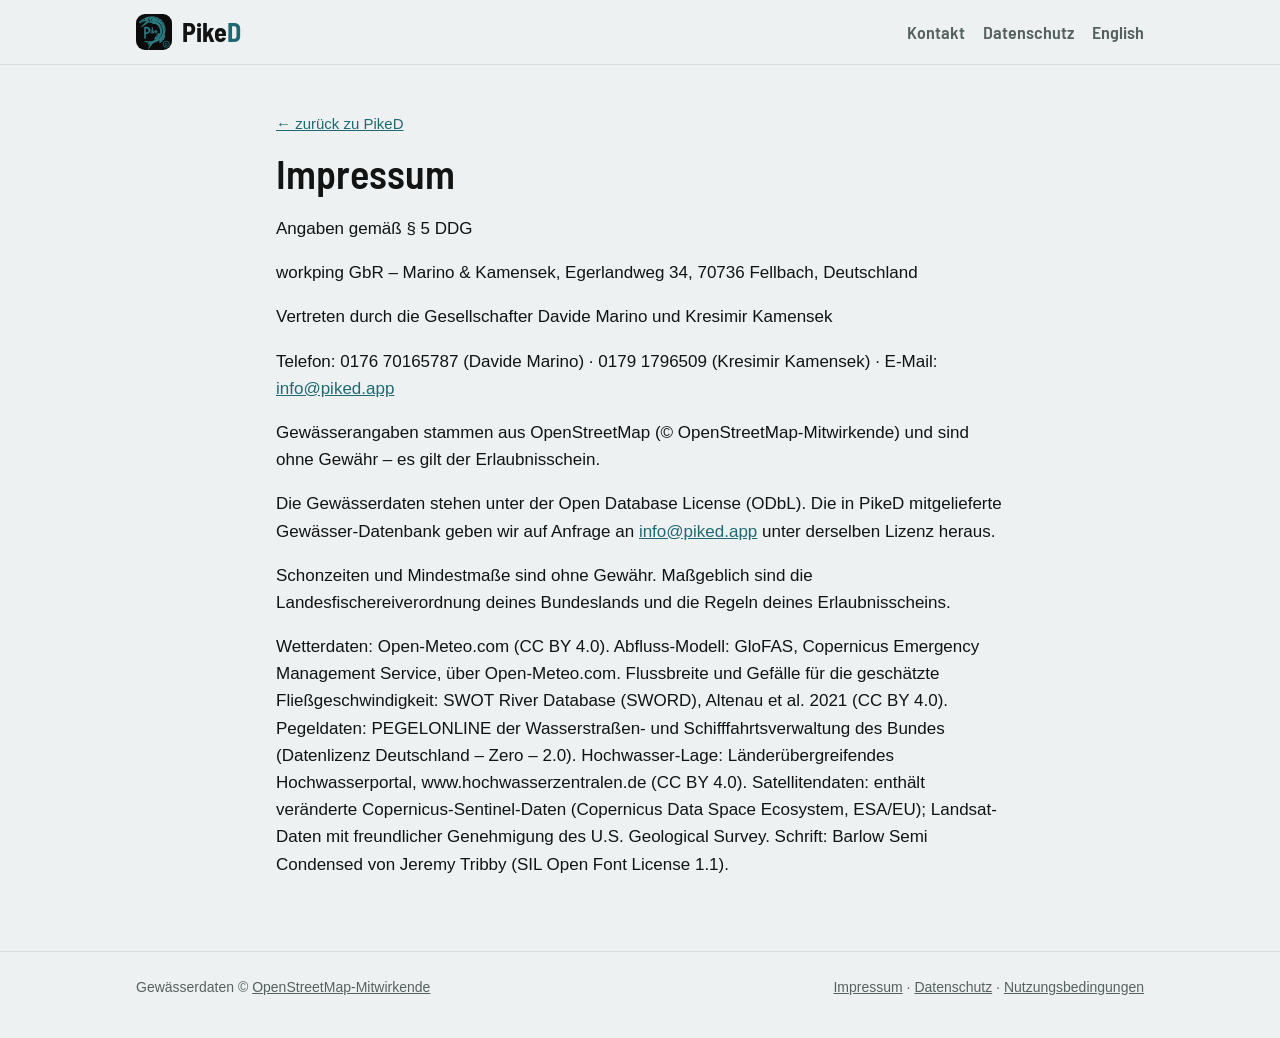
<file: impressum.html>
<!DOCTYPE html>
<html lang="de">
<head>
  <meta charset="utf-8">
  <meta name="viewport" content="width=device-width, initial-scale=1">
  <title>Impressum – PikeD</title>
  <meta name="description" content="Impressum">
  <meta name="robots" content="noindex">
  <meta name="theme-color" content="#0b0b0b">
  <link rel="icon" href="logo.svg" type="image/svg+xml">
  <link rel="apple-touch-icon" href="apple-touch-icon.png">
  <link rel="stylesheet" href="stil.css">
</head>
<body>
  <header class="leiste">
    <div class="breite">
      <a class="marke" href="index.html"><img src="logo.svg" alt="" width="36" height="36"><span>Pike<span class="d">D</span></span></a>
      <nav>
        <a href="index.html#kontakt">Kontakt</a>
        <a href="datenschutz.html">Datenschutz</a>
        <a href="en/imprint.html" lang="en">English</a>
      </nav>
    </div>
  </header>
  <main class="text">
    <p class="zurueck"><a href="index.html">← zurück zu PikeD</a></p>
    <h1>Impressum</h1>
    <p>Angaben gemäß § 5 DDG</p>
    <p>workping GbR – Marino &amp; Kamensek, Egerlandweg 34, 70736 Fellbach, Deutschland</p>
    <p>Vertreten durch die Gesellschafter Davide Marino und Kresimir Kamensek</p>
    <p>Telefon: 0176 70165787 (Davide Marino) · 0179 1796509 (Kresimir Kamensek) · E-Mail: <a href="mailto:info@piked.app">info@piked.app</a></p>
    <p>Gewässerangaben stammen aus OpenStreetMap (© OpenStreetMap-Mitwirkende) und sind ohne Gewähr – es gilt der Erlaubnisschein.</p>
    <p>Die Gewässerdaten stehen unter der Open Database License (ODbL). Die in PikeD mitgelieferte Gewässer-Datenbank geben wir auf Anfrage an <a href="mailto:info@piked.app">info@piked.app</a> unter derselben Lizenz heraus.</p>
    <p>Schonzeiten und Mindestmaße sind ohne Gewähr. Maßgeblich sind die Landesfischereiverordnung deines Bundeslands und die Regeln deines Erlaubnisscheins.</p>
    <p>Wetterdaten: Open-Meteo.com (CC BY 4.0). Abfluss-Modell: GloFAS, Copernicus Emergency Management Service, über Open-Meteo.com. Flussbreite und Gefälle für die geschätzte Fließgeschwindigkeit: SWOT River Database (SWORD), Altenau et al. 2021 (CC BY 4.0). Pegeldaten: PEGELONLINE der Wasserstraßen- und Schifffahrtsverwaltung des Bundes (Datenlizenz Deutschland – Zero – 2.0). Hochwasser-Lage: Länderübergreifendes Hochwasserportal, www.hochwasserzentralen.de (CC BY 4.0). Satellitendaten: enthält veränderte Copernicus-Sentinel-Daten (Copernicus Data Space Ecosystem, ESA/EU); Landsat-Daten mit freundlicher Genehmigung des U.S. Geological Survey. Schrift: Barlow Semi Condensed von Jeremy Tribby (SIL Open Font License 1.1).</p>

  </main>
  <footer>
    <div class="breite">
      <span>Gewässerdaten © <a href="https://www.openstreetmap.org/copyright">OpenStreetMap-Mitwirkende</a></span>
      <span><a href="impressum.html">Impressum</a> · <a href="datenschutz.html">Datenschutz</a> · <a href="nutzungsbedingungen.html">Nutzungsbedingungen</a></span>
    </div>
  </footer>
</body>
</html>
</file>
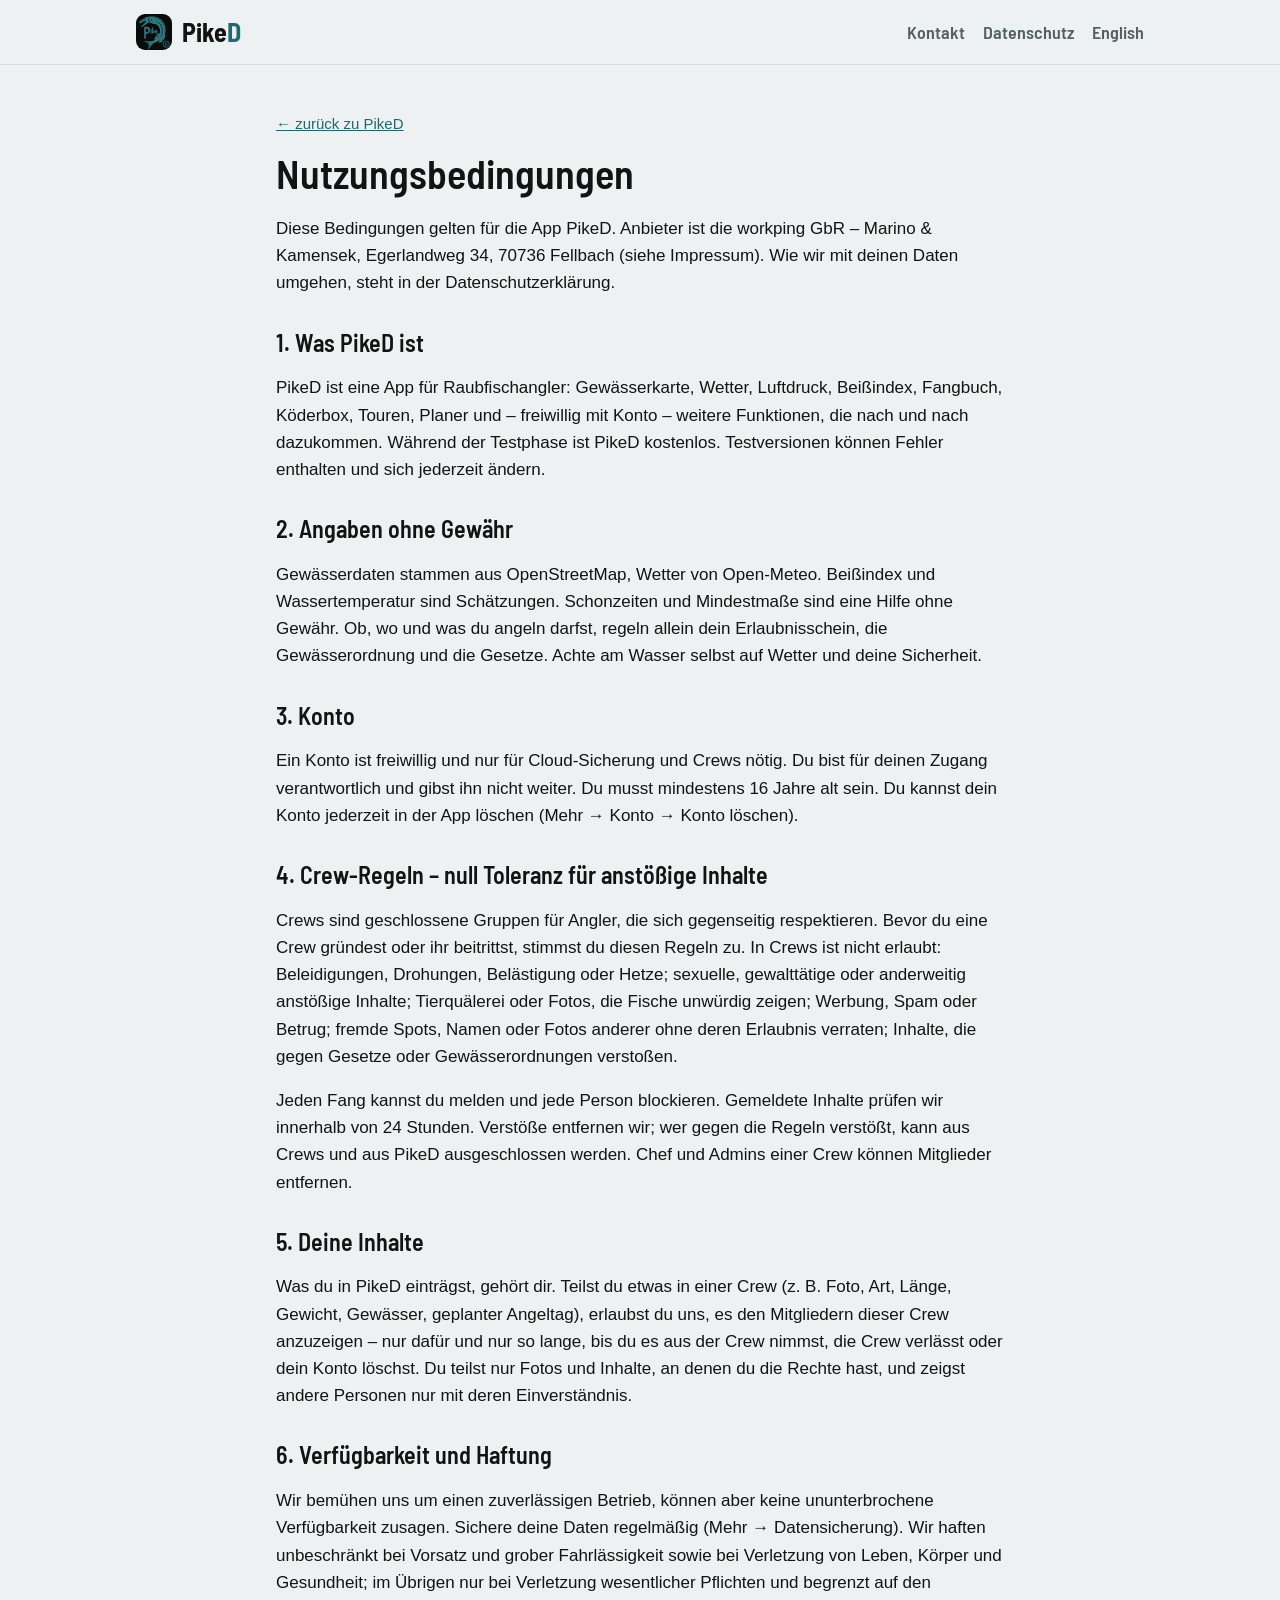
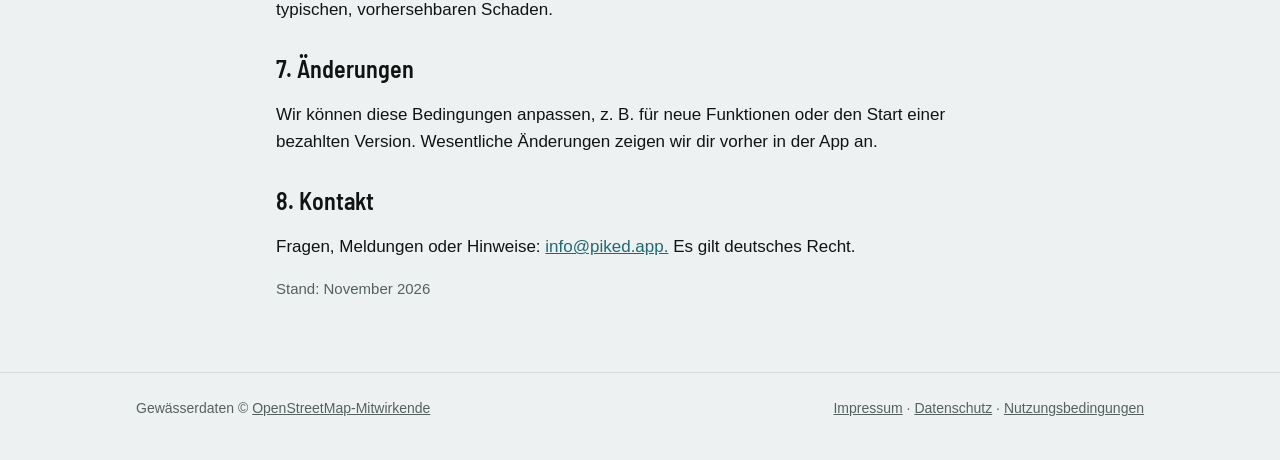
<file: nutzungsbedingungen.html>
<!DOCTYPE html>
<html lang="de">
<head>
  <meta charset="utf-8">
  <meta name="viewport" content="width=device-width, initial-scale=1">
  <title>Nutzungsbedingungen – PikeD</title>
  <meta name="description" content="Nutzungsbedingungen">
  <meta name="robots" content="noindex">
  <meta name="theme-color" content="#0b0b0b">
  <link rel="icon" href="logo.svg" type="image/svg+xml">
  <link rel="apple-touch-icon" href="apple-touch-icon.png">
  <link rel="stylesheet" href="stil.css">
</head>
<body>
  <header class="leiste">
    <div class="breite">
      <a class="marke" href="index.html"><img src="logo.svg" alt="" width="36" height="36"><span>Pike<span class="d">D</span></span></a>
      <nav>
        <a href="index.html#kontakt">Kontakt</a>
        <a href="datenschutz.html">Datenschutz</a>
        <a href="en/terms.html" lang="en">English</a>
      </nav>
    </div>
  </header>
  <main class="text">
    <p class="zurueck"><a href="index.html">← zurück zu PikeD</a></p>
    <h1>Nutzungsbedingungen</h1>
    <p>Diese Bedingungen gelten für die App PikeD. Anbieter ist die workping GbR – Marino &amp; Kamensek, Egerlandweg 34, 70736 Fellbach (siehe Impressum). Wie wir mit deinen Daten umgehen, steht in der Datenschutzerklärung.</p>

    <h2>1. Was PikeD ist</h2>
    <p>PikeD ist eine App für Raubfischangler: Gewässerkarte, Wetter, Luftdruck, Beißindex, Fangbuch, Köderbox, Touren, Planer und – freiwillig mit Konto – weitere Funktionen, die nach und nach dazukommen. Während der Testphase ist PikeD kostenlos. Testversionen können Fehler enthalten und sich jederzeit ändern.</p>

    <h2>2. Angaben ohne Gewähr</h2>
    <p>Gewässerdaten stammen aus OpenStreetMap, Wetter von Open-Meteo. Beißindex und Wassertemperatur sind Schätzungen. Schonzeiten und Mindestmaße sind eine Hilfe ohne Gewähr. Ob, wo und was du angeln darfst, regeln allein dein Erlaubnisschein, die Gewässerordnung und die Gesetze. Achte am Wasser selbst auf Wetter und deine Sicherheit.</p>

    <h2>3. Konto</h2>
    <p>Ein Konto ist freiwillig und nur für Cloud-Sicherung und Crews nötig. Du bist für deinen Zugang verantwortlich und gibst ihn nicht weiter. Du musst mindestens 16 Jahre alt sein. Du kannst dein Konto jederzeit in der App löschen (Mehr → Konto → Konto löschen).</p>

    <h2>4. Crew-Regeln – null Toleranz für anstößige Inhalte</h2>
    <p>Crews sind geschlossene Gruppen für Angler, die sich gegenseitig respektieren. Bevor du eine Crew gründest oder ihr beitrittst, stimmst du diesen Regeln zu. In Crews ist nicht erlaubt: Beleidigungen, Drohungen, Belästigung oder Hetze; sexuelle, gewalttätige oder anderweitig anstößige Inhalte; Tierquälerei oder Fotos, die Fische unwürdig zeigen; Werbung, Spam oder Betrug; fremde Spots, Namen oder Fotos anderer ohne deren Erlaubnis verraten; Inhalte, die gegen Gesetze oder Gewässerordnungen verstoßen.</p>
    <p>Jeden Fang kannst du melden und jede Person blockieren. Gemeldete Inhalte prüfen wir innerhalb von 24 Stunden. Verstöße entfernen wir; wer gegen die Regeln verstößt, kann aus Crews und aus PikeD ausgeschlossen werden. Chef und Admins einer Crew können Mitglieder entfernen.</p>

    <h2>5. Deine Inhalte</h2>
    <p>Was du in PikeD einträgst, gehört dir. Teilst du etwas in einer Crew (z. B. Foto, Art, Länge, Gewicht, Gewässer, geplanter Angeltag), erlaubst du uns, es den Mitgliedern dieser Crew anzuzeigen – nur dafür und nur so lange, bis du es aus der Crew nimmst, die Crew verlässt oder dein Konto löschst. Du teilst nur Fotos und Inhalte, an denen du die Rechte hast, und zeigst andere Personen nur mit deren Einverständnis.</p>

    <h2>6. Verfügbarkeit und Haftung</h2>
    <p>Wir bemühen uns um einen zuverlässigen Betrieb, können aber keine ununterbrochene Verfügbarkeit zusagen. Sichere deine Daten regelmäßig (Mehr → Datensicherung). Wir haften unbeschränkt bei Vorsatz und grober Fahrlässigkeit sowie bei Verletzung von Leben, Körper und Gesundheit; im Übrigen nur bei Verletzung wesentlicher Pflichten und begrenzt auf den typischen, vorhersehbaren Schaden.</p>

    <h2>7. Änderungen</h2>
    <p>Wir können diese Bedingungen anpassen, z. B. für neue Funktionen oder den Start einer bezahlten Version. Wesentliche Änderungen zeigen wir dir vorher in der App an.</p>

    <h2>8. Kontakt</h2>
    <p>Fragen, Meldungen oder Hinweise: <a href="mailto:info@piked.app.">info@piked.app.</a> Es gilt deutsches Recht.</p>

    <p class="klein">Stand: November 2026</p>
  </main>
  <footer>
    <div class="breite">
      <span>Gewässerdaten © <a href="https://www.openstreetmap.org/copyright">OpenStreetMap-Mitwirkende</a></span>
      <span><a href="impressum.html">Impressum</a> · <a href="datenschutz.html">Datenschutz</a> · <a href="nutzungsbedingungen.html">Nutzungsbedingungen</a></span>
    </div>
  </footer>
</body>
</html>
</file>
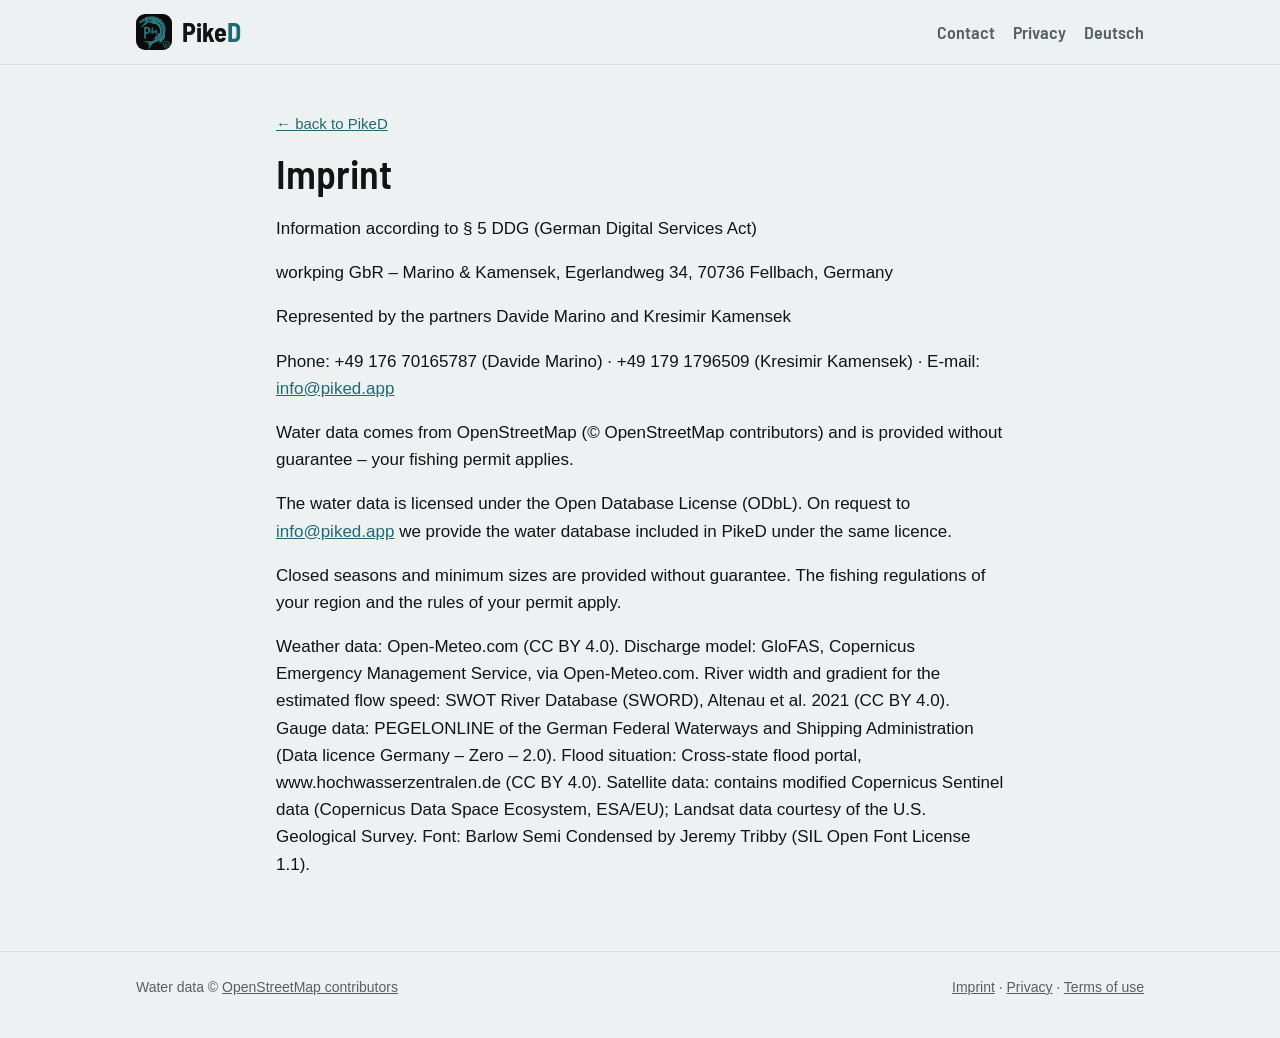
<file: en/imprint.html>
<!DOCTYPE html>
<html lang="en">
<head>
  <meta charset="utf-8">
  <meta name="viewport" content="width=device-width, initial-scale=1">
  <title>Imprint – PikeD</title>
  <meta name="description" content="Imprint">
  <meta name="robots" content="noindex">
  <meta name="theme-color" content="#0b0b0b">
  <link rel="icon" href="../logo.svg" type="image/svg+xml">
  <link rel="apple-touch-icon" href="../apple-touch-icon.png">
  <link rel="stylesheet" href="../stil.css">
</head>
<body>
  <header class="leiste">
    <div class="breite">
      <a class="marke" href="index.html"><img src="../logo.svg" alt="" width="36" height="36"><span>Pike<span class="d">D</span></span></a>
      <nav>
        <a href="index.html#kontakt">Contact</a>
        <a href="privacy.html">Privacy</a>
        <a href="../impressum.html" lang="de">Deutsch</a>
      </nav>
    </div>
  </header>
  <main class="text">
    <p class="zurueck"><a href="index.html">← back to PikeD</a></p>
    <h1>Imprint</h1>
    <p>Information according to § 5 DDG (German Digital Services Act)</p>
    <p>workping GbR – Marino &amp; Kamensek, Egerlandweg 34, 70736 Fellbach, Germany</p>
    <p>Represented by the partners Davide Marino and Kresimir Kamensek</p>
    <p>Phone: +49 176 70165787 (Davide Marino) · +49 179 1796509 (Kresimir Kamensek) · E-mail: <a href="mailto:info@piked.app">info@piked.app</a></p>
    <p>Water data comes from OpenStreetMap (© OpenStreetMap contributors) and is provided without guarantee – your fishing permit applies.</p>
    <p>The water data is licensed under the Open Database License (ODbL). On request to <a href="mailto:info@piked.app">info@piked.app</a> we provide the water database included in PikeD under the same licence.</p>
    <p>Closed seasons and minimum sizes are provided without guarantee. The fishing regulations of your region and the rules of your permit apply.</p>
    <p>Weather data: Open-Meteo.com (CC BY 4.0). Discharge model: GloFAS, Copernicus Emergency Management Service, via Open-Meteo.com. River width and gradient for the estimated flow speed: SWOT River Database (SWORD), Altenau et al. 2021 (CC BY 4.0). Gauge data: PEGELONLINE of the German Federal Waterways and Shipping Administration (Data licence Germany – Zero – 2.0). Flood situation: Cross-state flood portal, www.hochwasserzentralen.de (CC BY 4.0). Satellite data: contains modified Copernicus Sentinel data (Copernicus Data Space Ecosystem, ESA/EU); Landsat data courtesy of the U.S. Geological Survey. Font: Barlow Semi Condensed by Jeremy Tribby (SIL Open Font License 1.1).</p>

  </main>
  <footer>
    <div class="breite">
      <span>Water data © <a href="https://www.openstreetmap.org/copyright">OpenStreetMap contributors</a></span>
      <span><a href="imprint.html">Imprint</a> · <a href="privacy.html">Privacy</a> · <a href="terms.html">Terms of use</a></span>
    </div>
  </footer>
</body>
</html>
</file>
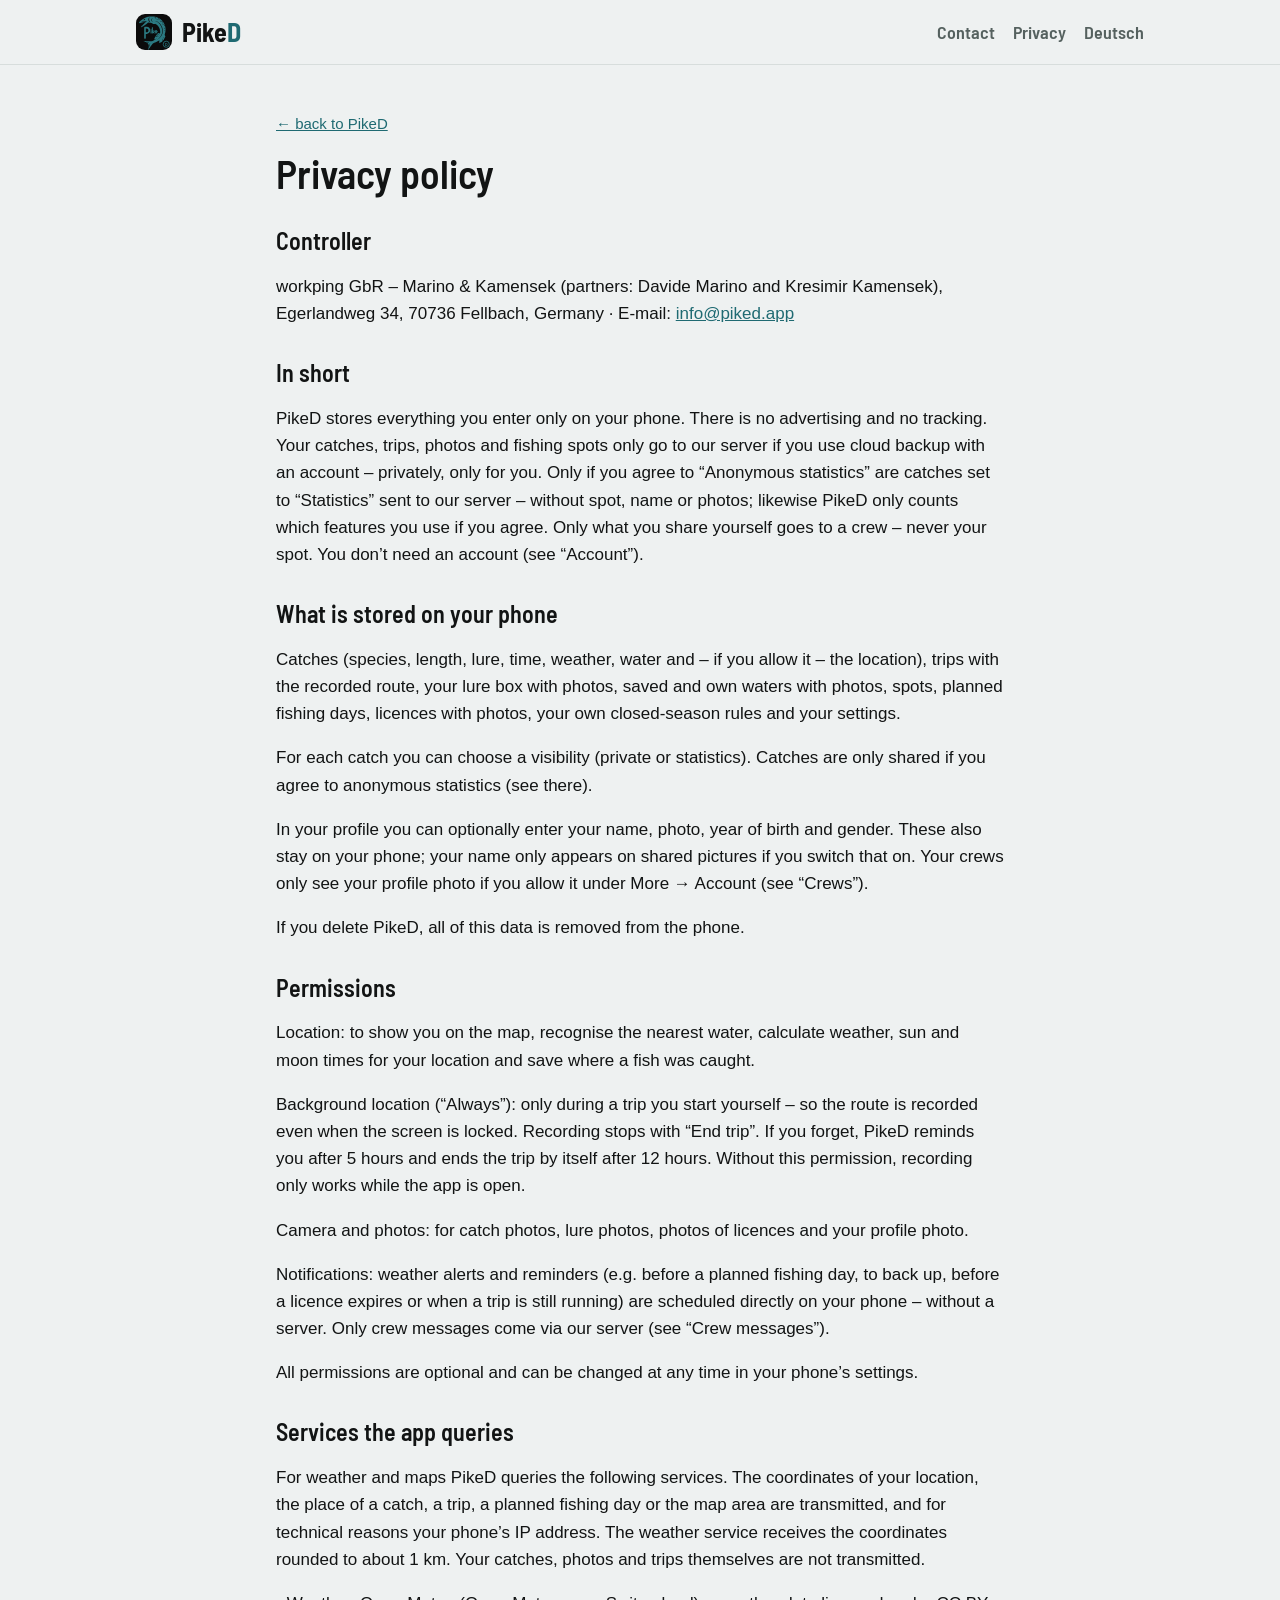
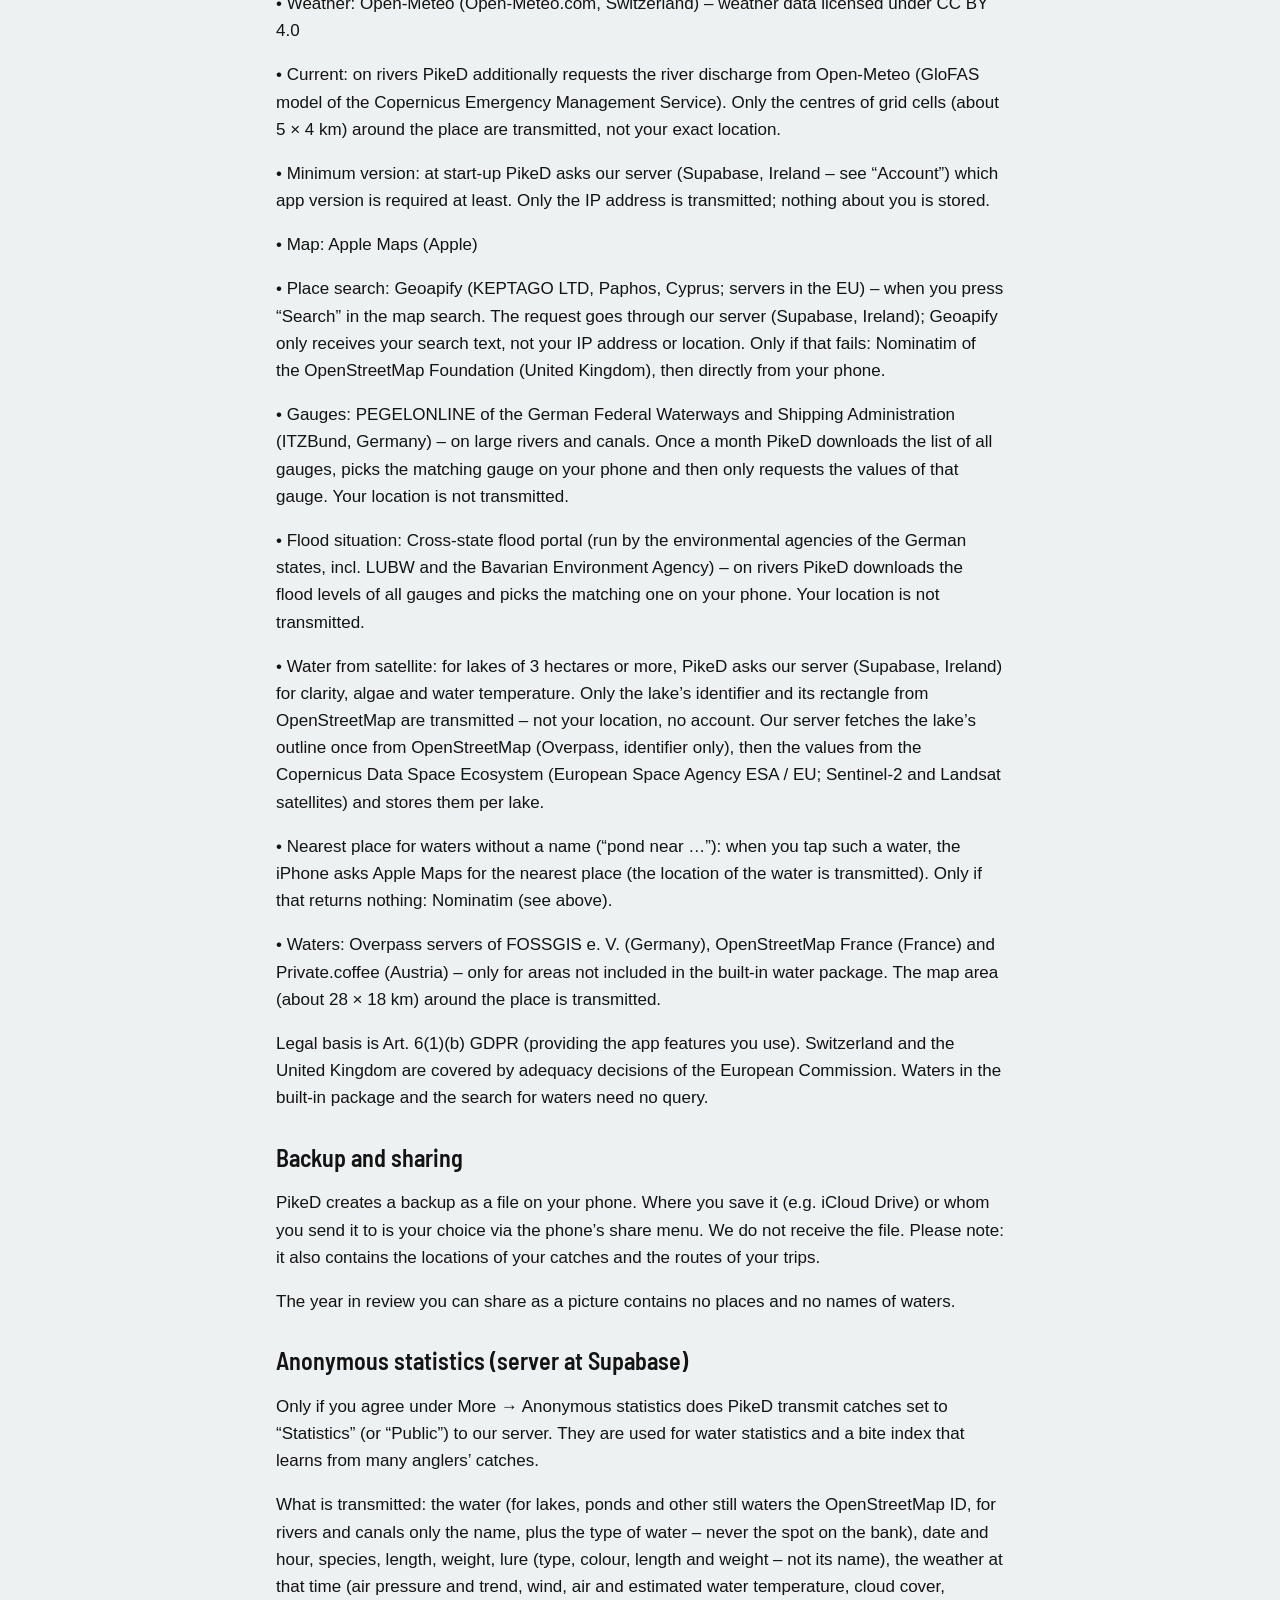
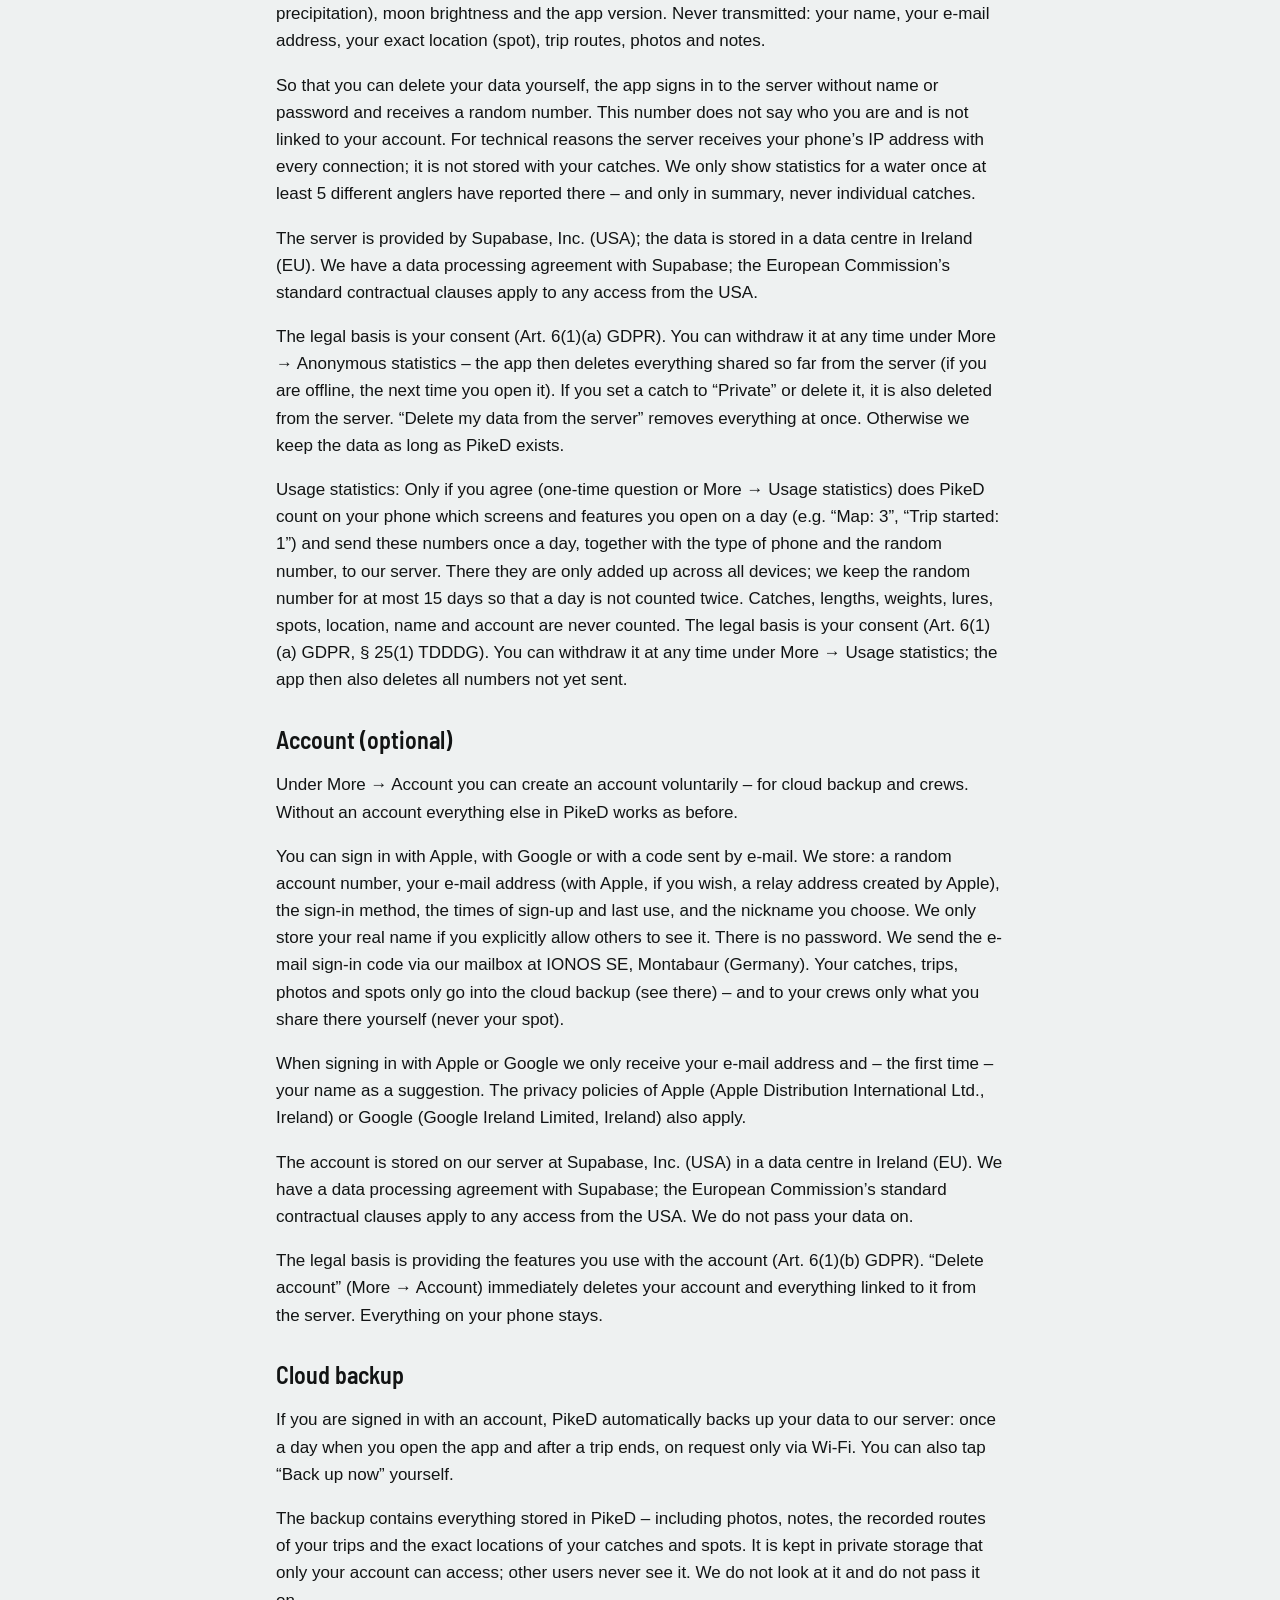
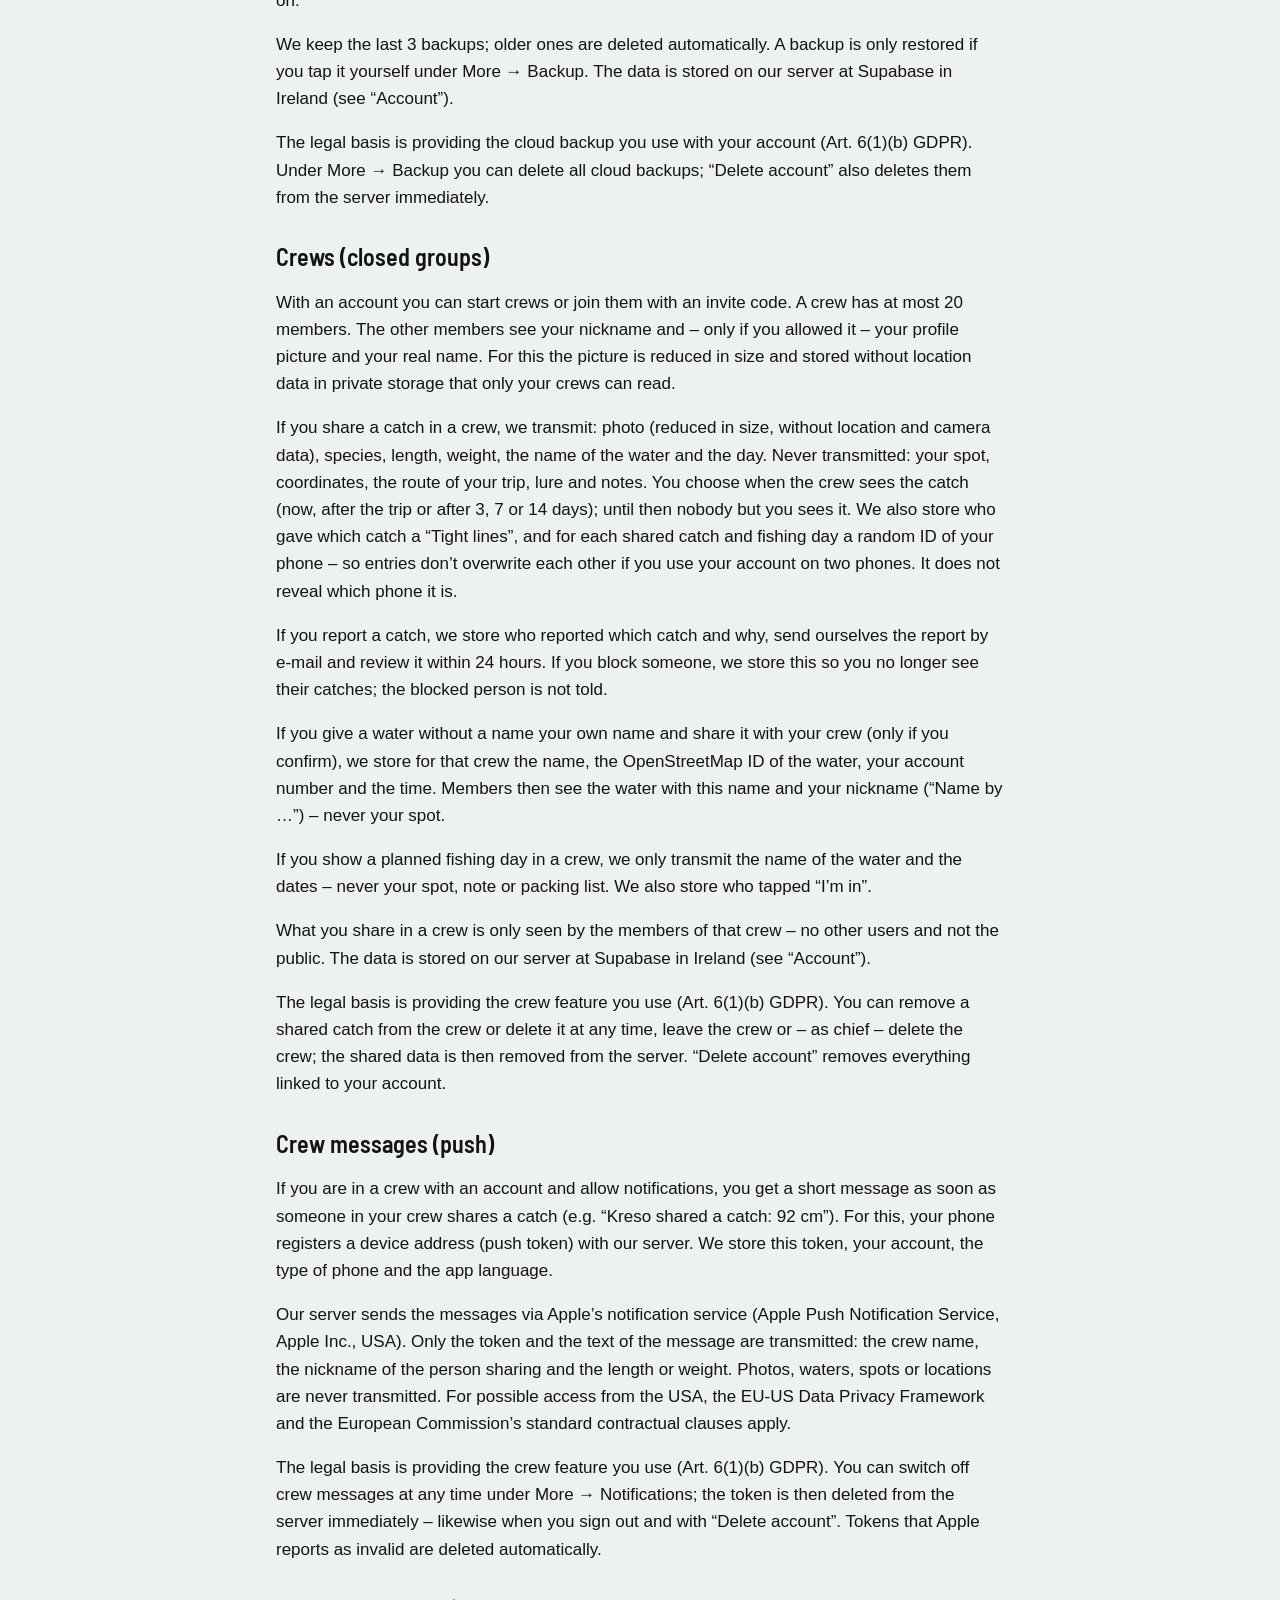
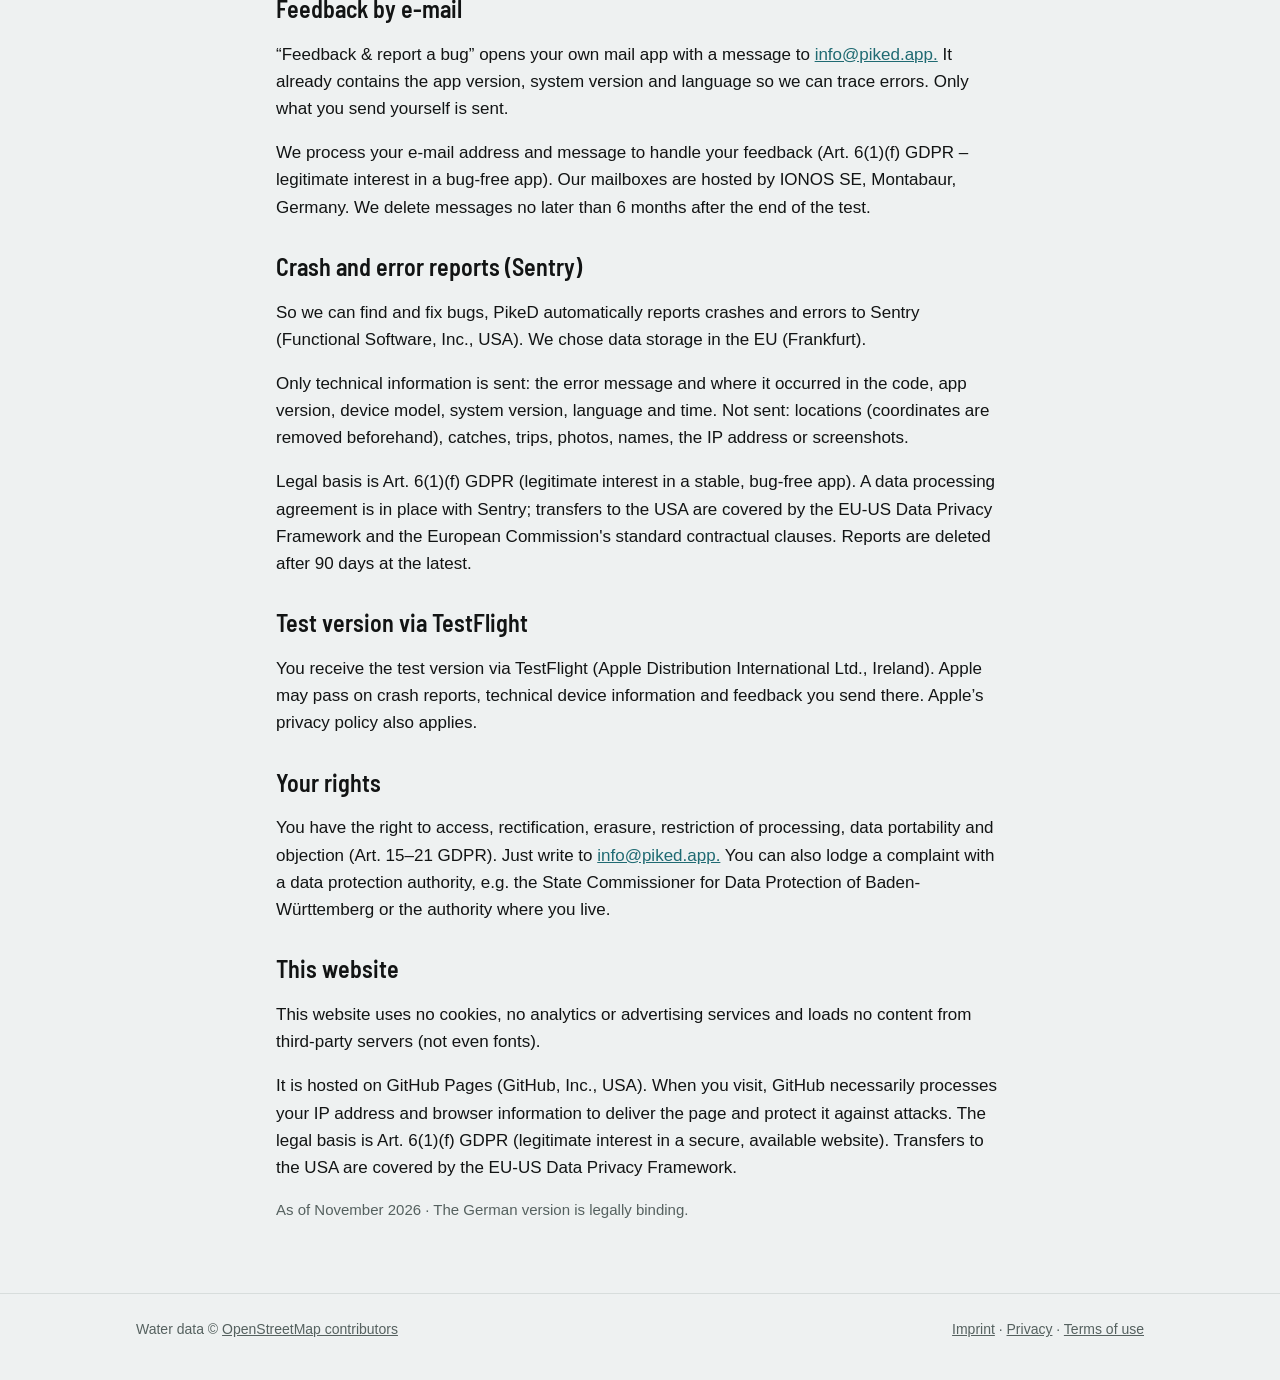
<file: en/privacy.html>
<!DOCTYPE html>
<html lang="en">
<head>
  <meta charset="utf-8">
  <meta name="viewport" content="width=device-width, initial-scale=1">
  <title>Privacy policy – PikeD</title>
  <meta name="description" content="Privacy policy">
  <meta name="robots" content="noindex">
  <meta name="theme-color" content="#0b0b0b">
  <link rel="icon" href="../logo.svg" type="image/svg+xml">
  <link rel="apple-touch-icon" href="../apple-touch-icon.png">
  <link rel="stylesheet" href="../stil.css">
</head>
<body>
  <header class="leiste">
    <div class="breite">
      <a class="marke" href="index.html"><img src="../logo.svg" alt="" width="36" height="36"><span>Pike<span class="d">D</span></span></a>
      <nav>
        <a href="index.html#kontakt">Contact</a>
        <a href="privacy.html">Privacy</a>
        <a href="../datenschutz.html" lang="de">Deutsch</a>
      </nav>
    </div>
  </header>
  <main class="text">
    <p class="zurueck"><a href="index.html">← back to PikeD</a></p>
    <h1>Privacy policy</h1>
    <h2>Controller</h2>
    <p>workping GbR – Marino &amp; Kamensek (partners: Davide Marino and Kresimir Kamensek), Egerlandweg 34, 70736 Fellbach, Germany · E-mail: <a href="mailto:info@piked.app">info@piked.app</a></p>

    <h2>In short</h2>
    <p>PikeD stores everything you enter only on your phone. There is no advertising and no tracking. Your catches, trips, photos and fishing spots only go to our server if you use cloud backup with an account – privately, only for you. Only if you agree to “Anonymous statistics” are catches set to “Statistics” sent to our server – without spot, name or photos; likewise PikeD only counts which features you use if you agree. Only what you share yourself goes to a crew – never your spot. You don’t need an account (see “Account”).</p>

    <h2>What is stored on your phone</h2>
    <p>Catches (species, length, lure, time, weather, water and – if you allow it – the location), trips with the recorded route, your lure box with photos, saved and own waters with photos, spots, planned fishing days, licences with photos, your own closed-season rules and your settings.</p>
    <p>For each catch you can choose a visibility (private or statistics). Catches are only shared if you agree to anonymous statistics (see there).</p>
    <p>In your profile you can optionally enter your name, photo, year of birth and gender. These also stay on your phone; your name only appears on shared pictures if you switch that on. Your crews only see your profile photo if you allow it under More → Account (see “Crews”).</p>
    <p>If you delete PikeD, all of this data is removed from the phone.</p>

    <h2>Permissions</h2>
    <p>Location: to show you on the map, recognise the nearest water, calculate weather, sun and moon times for your location and save where a fish was caught.</p>
    <p>Background location (“Always”): only during a trip you start yourself – so the route is recorded even when the screen is locked. Recording stops with “End trip”. If you forget, PikeD reminds you after 5 hours and ends the trip by itself after 12 hours. Without this permission, recording only works while the app is open.</p>
    <p>Camera and photos: for catch photos, lure photos, photos of licences and your profile photo.</p>
    <p>Notifications: weather alerts and reminders (e.g. before a planned fishing day, to back up, before a licence expires or when a trip is still running) are scheduled directly on your phone – without a server. Only crew messages come via our server (see “Crew messages”).</p>
    <p>All permissions are optional and can be changed at any time in your phone’s settings.</p>

    <h2>Services the app queries</h2>
    <p>For weather and maps PikeD queries the following services. The coordinates of your location, the place of a catch, a trip, a planned fishing day or the map area are transmitted, and for technical reasons your phone’s IP address. The weather service receives the coordinates rounded to about 1 km. Your catches, photos and trips themselves are not transmitted.</p>
    <p>• Weather: Open-Meteo (Open-Meteo.com, Switzerland) – weather data licensed under CC BY 4.0</p>
    <p>• Current: on rivers PikeD additionally requests the river discharge from Open-Meteo (GloFAS model of the Copernicus Emergency Management Service). Only the centres of grid cells (about 5 × 4 km) around the place are transmitted, not your exact location.</p>
    <p>• Minimum version: at start-up PikeD asks our server (Supabase, Ireland – see “Account”) which app version is required at least. Only the IP address is transmitted; nothing about you is stored.</p>
    <p>• Map: Apple Maps (Apple)</p>
    <p>• Place search: Geoapify (KEPTAGO LTD, Paphos, Cyprus; servers in the EU) – when you press “Search” in the map search. The request goes through our server (Supabase, Ireland); Geoapify only receives your search text, not your IP address or location. Only if that fails: Nominatim of the OpenStreetMap Foundation (United Kingdom), then directly from your phone.</p>
    <p>• Gauges: PEGELONLINE of the German Federal Waterways and Shipping Administration (ITZBund, Germany) – on large rivers and canals. Once a month PikeD downloads the list of all gauges, picks the matching gauge on your phone and then only requests the values of that gauge. Your location is not transmitted.</p>
    <p>• Flood situation: Cross-state flood portal (run by the environmental agencies of the German states, incl. LUBW and the Bavarian Environment Agency) – on rivers PikeD downloads the flood levels of all gauges and picks the matching one on your phone. Your location is not transmitted.</p>
    <p>• Water from satellite: for lakes of 3 hectares or more, PikeD asks our server (Supabase, Ireland) for clarity, algae and water temperature. Only the lake’s identifier and its rectangle from OpenStreetMap are transmitted – not your location, no account. Our server fetches the lake’s outline once from OpenStreetMap (Overpass, identifier only), then the values from the Copernicus Data Space Ecosystem (European Space Agency ESA / EU; Sentinel-2 and Landsat satellites) and stores them per lake.</p>
    <p>• Nearest place for waters without a name (“pond near …”): when you tap such a water, the iPhone asks Apple Maps for the nearest place (the location of the water is transmitted). Only if that returns nothing: Nominatim (see above).</p>
    <p>• Waters: Overpass servers of FOSSGIS e. V. (Germany), OpenStreetMap France (France) and Private.coffee (Austria) – only for areas not included in the built-in water package. The map area (about 28 × 18 km) around the place is transmitted.</p>
    <p>Legal basis is Art. 6(1)(b) GDPR (providing the app features you use). Switzerland and the United Kingdom are covered by adequacy decisions of the European Commission. Waters in the built-in package and the search for waters need no query.</p>

    <h2>Backup and sharing</h2>
    <p>PikeD creates a backup as a file on your phone. Where you save it (e.g. iCloud Drive) or whom you send it to is your choice via the phone’s share menu. We do not receive the file. Please note: it also contains the locations of your catches and the routes of your trips.</p>
    <p>The year in review you can share as a picture contains no places and no names of waters.</p>

    <h2>Anonymous statistics (server at Supabase)</h2>
    <p>Only if you agree under More → Anonymous statistics does PikeD transmit catches set to “Statistics” (or “Public”) to our server. They are used for water statistics and a bite index that learns from many anglers’ catches.</p>
    <p>What is transmitted: the water (for lakes, ponds and other still waters the OpenStreetMap ID, for rivers and canals only the name, plus the type of water – never the spot on the bank), date and hour, species, length, weight, lure (type, colour, length and weight – not its name), the weather at that time (air pressure and trend, wind, air and estimated water temperature, cloud cover, precipitation), moon brightness and the app version. Never transmitted: your name, your e-mail address, your exact location (spot), trip routes, photos and notes.</p>
    <p>So that you can delete your data yourself, the app signs in to the server without name or password and receives a random number. This number does not say who you are and is not linked to your account. For technical reasons the server receives your phone’s IP address with every connection; it is not stored with your catches. We only show statistics for a water once at least 5 different anglers have reported there – and only in summary, never individual catches.</p>
    <p>The server is provided by Supabase, Inc. (USA); the data is stored in a data centre in Ireland (EU). We have a data processing agreement with Supabase; the European Commission’s standard contractual clauses apply to any access from the USA.</p>
    <p>The legal basis is your consent (Art. 6(1)(a) GDPR). You can withdraw it at any time under More → Anonymous statistics – the app then deletes everything shared so far from the server (if you are offline, the next time you open it). If you set a catch to “Private” or delete it, it is also deleted from the server. “Delete my data from the server” removes everything at once. Otherwise we keep the data as long as PikeD exists.</p>
    <p>Usage statistics: Only if you agree (one-time question or More → Usage statistics) does PikeD count on your phone which screens and features you open on a day (e.g. “Map: 3”, “Trip started: 1”) and send these numbers once a day, together with the type of phone and the random number, to our server. There they are only added up across all devices; we keep the random number for at most 15 days so that a day is not counted twice. Catches, lengths, weights, lures, spots, location, name and account are never counted. The legal basis is your consent (Art. 6(1)(a) GDPR, § 25(1) TDDDG). You can withdraw it at any time under More → Usage statistics; the app then also deletes all numbers not yet sent.</p>

    <h2>Account (optional)</h2>
    <p>Under More → Account you can create an account voluntarily – for cloud backup and crews. Without an account everything else in PikeD works as before.</p>
    <p>You can sign in with Apple, with Google or with a code sent by e-mail. We store: a random account number, your e-mail address (with Apple, if you wish, a relay address created by Apple), the sign-in method, the times of sign-up and last use, and the nickname you choose. We only store your real name if you explicitly allow others to see it. There is no password. We send the e-mail sign-in code via our mailbox at IONOS SE, Montabaur (Germany). Your catches, trips, photos and spots only go into the cloud backup (see there) – and to your crews only what you share there yourself (never your spot).</p>
    <p>When signing in with Apple or Google we only receive your e-mail address and – the first time – your name as a suggestion. The privacy policies of Apple (Apple Distribution International Ltd., Ireland) or Google (Google Ireland Limited, Ireland) also apply.</p>
    <p>The account is stored on our server at Supabase, Inc. (USA) in a data centre in Ireland (EU). We have a data processing agreement with Supabase; the European Commission’s standard contractual clauses apply to any access from the USA. We do not pass your data on.</p>
    <p>The legal basis is providing the features you use with the account (Art. 6(1)(b) GDPR). “Delete account” (More → Account) immediately deletes your account and everything linked to it from the server. Everything on your phone stays.</p>

    <h2>Cloud backup</h2>
    <p>If you are signed in with an account, PikeD automatically backs up your data to our server: once a day when you open the app and after a trip ends, on request only via Wi-Fi. You can also tap “Back up now” yourself.</p>
    <p>The backup contains everything stored in PikeD – including photos, notes, the recorded routes of your trips and the exact locations of your catches and spots. It is kept in private storage that only your account can access; other users never see it. We do not look at it and do not pass it on.</p>
    <p>We keep the last 3 backups; older ones are deleted automatically. A backup is only restored if you tap it yourself under More → Backup. The data is stored on our server at Supabase in Ireland (see “Account”).</p>
    <p>The legal basis is providing the cloud backup you use with your account (Art. 6(1)(b) GDPR). Under More → Backup you can delete all cloud backups; “Delete account” also deletes them from the server immediately.</p>

    <h2>Crews (closed groups)</h2>
    <p>With an account you can start crews or join them with an invite code. A crew has at most 20 members. The other members see your nickname and – only if you allowed it – your profile picture and your real name. For this the picture is reduced in size and stored without location data in private storage that only your crews can read.</p>
    <p>If you share a catch in a crew, we transmit: photo (reduced in size, without location and camera data), species, length, weight, the name of the water and the day. Never transmitted: your spot, coordinates, the route of your trip, lure and notes. You choose when the crew sees the catch (now, after the trip or after 3, 7 or 14 days); until then nobody but you sees it. We also store who gave which catch a “Tight lines”, and for each shared catch and fishing day a random ID of your phone – so entries don’t overwrite each other if you use your account on two phones. It does not reveal which phone it is.</p>
    <p>If you report a catch, we store who reported which catch and why, send ourselves the report by e-mail and review it within 24 hours. If you block someone, we store this so you no longer see their catches; the blocked person is not told.</p>
    <p>If you give a water without a name your own name and share it with your crew (only if you confirm), we store for that crew the name, the OpenStreetMap ID of the water, your account number and the time. Members then see the water with this name and your nickname (“Name by …”) – never your spot.</p>
    <p>If you show a planned fishing day in a crew, we only transmit the name of the water and the dates – never your spot, note or packing list. We also store who tapped “I’m in”.</p>
    <p>What you share in a crew is only seen by the members of that crew – no other users and not the public. The data is stored on our server at Supabase in Ireland (see “Account”).</p>
    <p>The legal basis is providing the crew feature you use (Art. 6(1)(b) GDPR). You can remove a shared catch from the crew or delete it at any time, leave the crew or – as chief – delete the crew; the shared data is then removed from the server. “Delete account” removes everything linked to your account.</p>

    <h2>Crew messages (push)</h2>
    <p>If you are in a crew with an account and allow notifications, you get a short message as soon as someone in your crew shares a catch (e.g. “Kreso shared a catch: 92 cm”). For this, your phone registers a device address (push token) with our server. We store this token, your account, the type of phone and the app language.</p>
    <p>Our server sends the messages via Apple’s notification service (Apple Push Notification Service, Apple Inc., USA). Only the token and the text of the message are transmitted: the crew name, the nickname of the person sharing and the length or weight. Photos, waters, spots or locations are never transmitted. For possible access from the USA, the EU-US Data Privacy Framework and the European Commission’s standard contractual clauses apply.</p>
    <p>The legal basis is providing the crew feature you use (Art. 6(1)(b) GDPR). You can switch off crew messages at any time under More → Notifications; the token is then deleted from the server immediately – likewise when you sign out and with “Delete account”. Tokens that Apple reports as invalid are deleted automatically.</p>

    <h2>Feedback by e-mail</h2>
    <p>“Feedback &amp; report a bug” opens your own mail app with a message to <a href="mailto:info@piked.app.">info@piked.app.</a> It already contains the app version, system version and language so we can trace errors. Only what you send yourself is sent.</p>
    <p>We process your e-mail address and message to handle your feedback (Art. 6(1)(f) GDPR – legitimate interest in a bug-free app). Our mailboxes are hosted by IONOS SE, Montabaur, Germany. We delete messages no later than 6 months after the end of the test.</p>

    <h2>Crash and error reports (Sentry)</h2>
    <p>So we can find and fix bugs, PikeD automatically reports crashes and errors to Sentry (Functional Software, Inc., USA). We chose data storage in the EU (Frankfurt).</p>
    <p>Only technical information is sent: the error message and where it occurred in the code, app version, device model, system version, language and time. Not sent: locations (coordinates are removed beforehand), catches, trips, photos, names, the IP address or screenshots.</p>
    <p>Legal basis is Art. 6(1)(f) GDPR (legitimate interest in a stable, bug-free app). A data processing agreement is in place with Sentry; transfers to the USA are covered by the EU-US Data Privacy Framework and the European Commission's standard contractual clauses. Reports are deleted after 90 days at the latest.</p>

    <h2>Test version via TestFlight</h2>
    <p>You receive the test version via TestFlight (Apple Distribution International Ltd., Ireland). Apple may pass on crash reports, technical device information and feedback you send there. Apple’s privacy policy also applies.</p>

    <h2>Your rights</h2>
    <p>You have the right to access, rectification, erasure, restriction of processing, data portability and objection (Art. 15–21 GDPR). Just write to <a href="mailto:info@piked.app.">info@piked.app.</a> You can also lodge a complaint with a data protection authority, e.g. the State Commissioner for Data Protection of Baden-Württemberg or the authority where you live.</p>

    <h2>This website</h2>
    <p>This website uses no cookies, no analytics or advertising services and loads no content from third-party servers (not even fonts).</p>
    <p>It is hosted on GitHub Pages (GitHub, Inc., USA). When you visit, GitHub necessarily processes your IP address and browser information to deliver the page and protect it against attacks. The legal basis is Art. 6(1)(f) GDPR (legitimate interest in a secure, available website). Transfers to the USA are covered by the EU-US Data Privacy Framework.</p>

    <p class="klein">As of November 2026 · The German version is legally binding.</p>
  </main>
  <footer>
    <div class="breite">
      <span>Water data © <a href="https://www.openstreetmap.org/copyright">OpenStreetMap contributors</a></span>
      <span><a href="imprint.html">Imprint</a> · <a href="privacy.html">Privacy</a> · <a href="terms.html">Terms of use</a></span>
    </div>
  </footer>
</body>
</html>
</file>
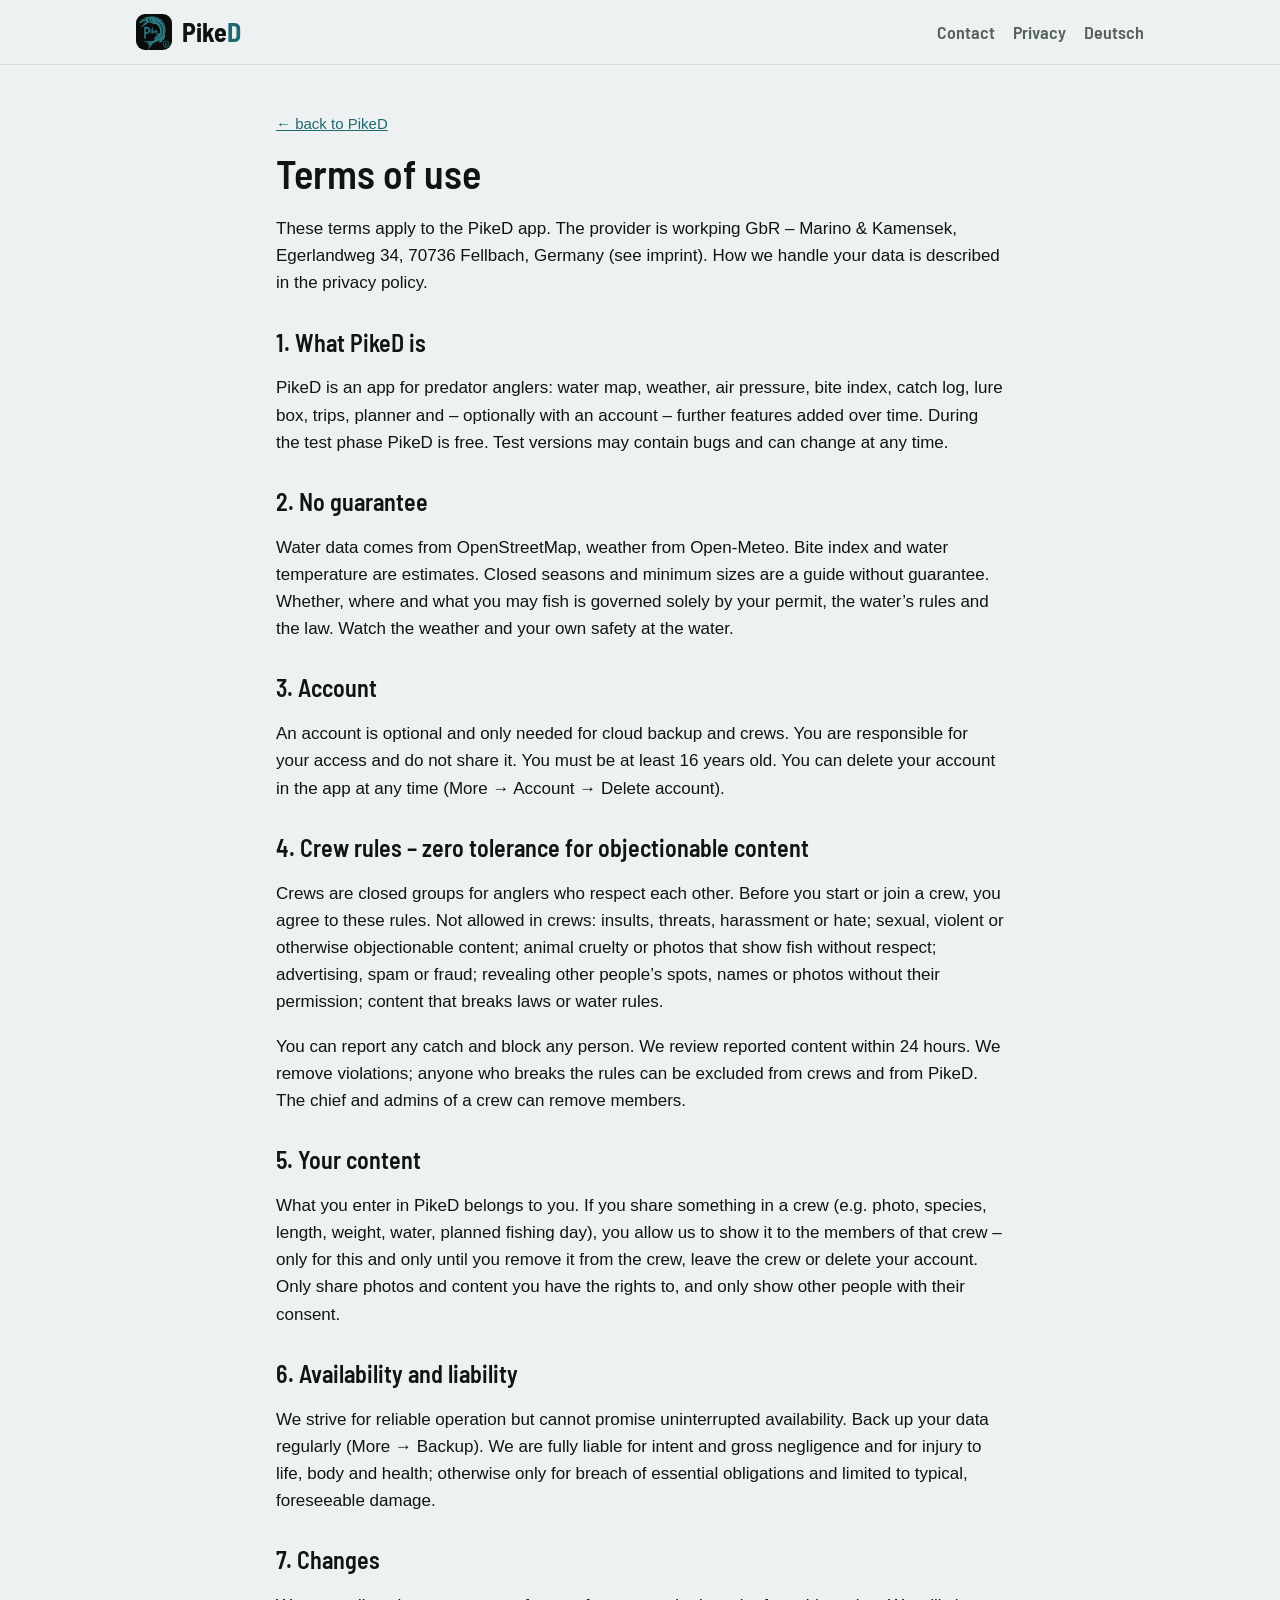
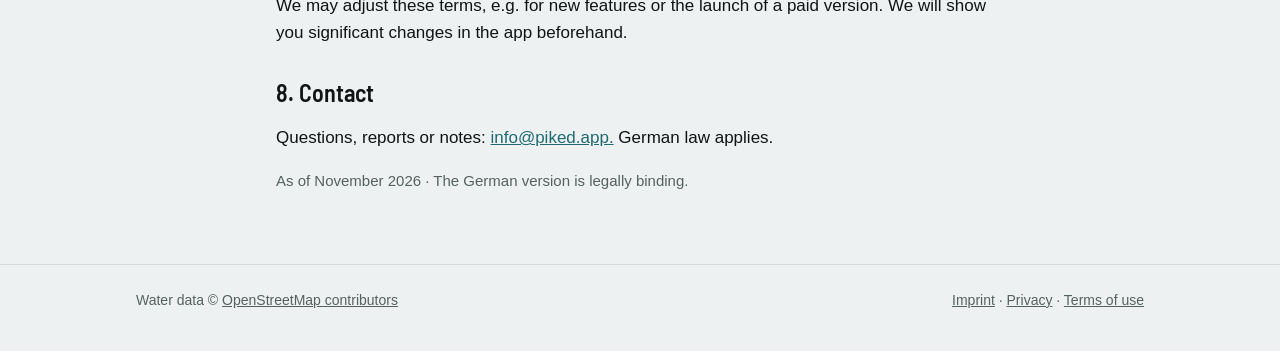
<file: en/terms.html>
<!DOCTYPE html>
<html lang="en">
<head>
  <meta charset="utf-8">
  <meta name="viewport" content="width=device-width, initial-scale=1">
  <title>Terms of use – PikeD</title>
  <meta name="description" content="Terms of use">
  <meta name="robots" content="noindex">
  <meta name="theme-color" content="#0b0b0b">
  <link rel="icon" href="../logo.svg" type="image/svg+xml">
  <link rel="apple-touch-icon" href="../apple-touch-icon.png">
  <link rel="stylesheet" href="../stil.css">
</head>
<body>
  <header class="leiste">
    <div class="breite">
      <a class="marke" href="index.html"><img src="../logo.svg" alt="" width="36" height="36"><span>Pike<span class="d">D</span></span></a>
      <nav>
        <a href="index.html#kontakt">Contact</a>
        <a href="privacy.html">Privacy</a>
        <a href="../nutzungsbedingungen.html" lang="de">Deutsch</a>
      </nav>
    </div>
  </header>
  <main class="text">
    <p class="zurueck"><a href="index.html">← back to PikeD</a></p>
    <h1>Terms of use</h1>
    <p>These terms apply to the PikeD app. The provider is workping GbR – Marino &amp; Kamensek, Egerlandweg 34, 70736 Fellbach, Germany (see imprint). How we handle your data is described in the privacy policy.</p>

    <h2>1. What PikeD is</h2>
    <p>PikeD is an app for predator anglers: water map, weather, air pressure, bite index, catch log, lure box, trips, planner and – optionally with an account – further features added over time. During the test phase PikeD is free. Test versions may contain bugs and can change at any time.</p>

    <h2>2. No guarantee</h2>
    <p>Water data comes from OpenStreetMap, weather from Open-Meteo. Bite index and water temperature are estimates. Closed seasons and minimum sizes are a guide without guarantee. Whether, where and what you may fish is governed solely by your permit, the water’s rules and the law. Watch the weather and your own safety at the water.</p>

    <h2>3. Account</h2>
    <p>An account is optional and only needed for cloud backup and crews. You are responsible for your access and do not share it. You must be at least 16 years old. You can delete your account in the app at any time (More → Account → Delete account).</p>

    <h2>4. Crew rules – zero tolerance for objectionable content</h2>
    <p>Crews are closed groups for anglers who respect each other. Before you start or join a crew, you agree to these rules. Not allowed in crews: insults, threats, harassment or hate; sexual, violent or otherwise objectionable content; animal cruelty or photos that show fish without respect; advertising, spam or fraud; revealing other people’s spots, names or photos without their permission; content that breaks laws or water rules.</p>
    <p>You can report any catch and block any person. We review reported content within 24 hours. We remove violations; anyone who breaks the rules can be excluded from crews and from PikeD. The chief and admins of a crew can remove members.</p>

    <h2>5. Your content</h2>
    <p>What you enter in PikeD belongs to you. If you share something in a crew (e.g. photo, species, length, weight, water, planned fishing day), you allow us to show it to the members of that crew – only for this and only until you remove it from the crew, leave the crew or delete your account. Only share photos and content you have the rights to, and only show other people with their consent.</p>

    <h2>6. Availability and liability</h2>
    <p>We strive for reliable operation but cannot promise uninterrupted availability. Back up your data regularly (More → Backup). We are fully liable for intent and gross negligence and for injury to life, body and health; otherwise only for breach of essential obligations and limited to typical, foreseeable damage.</p>

    <h2>7. Changes</h2>
    <p>We may adjust these terms, e.g. for new features or the launch of a paid version. We will show you significant changes in the app beforehand.</p>

    <h2>8. Contact</h2>
    <p>Questions, reports or notes: <a href="mailto:info@piked.app.">info@piked.app.</a> German law applies.</p>

    <p class="klein">As of November 2026 · The German version is legally binding.</p>
  </main>
  <footer>
    <div class="breite">
      <span>Water data © <a href="https://www.openstreetmap.org/copyright">OpenStreetMap contributors</a></span>
      <span><a href="imprint.html">Imprint</a> · <a href="privacy.html">Privacy</a> · <a href="terms.html">Terms of use</a></span>
    </div>
  </footer>
</body>
</html>
</file>
<file: stil.css>
/* PikeD-Webseite – Farben wie in der App (src/theme/farben.ts): dunkel mit Petrol, hell als Gegenstück.
   Marken-Schrift „Barlow Semi Condensed“ wie CarpD (freie Lizenz OFL, Dateien in schrift/) für Überschriften,
   Marke, Navigation und Kachel-Titel; längere Texte in der Schrift des Geräts. Keine fremden Server. */
@font-face { font-family: "Barlow Semi Condensed"; src: url("schrift/BarlowSemiCondensed-SemiBold.ttf") format("truetype"); font-weight: 600; font-display: swap; }
@font-face { font-family: "Barlow Semi Condensed"; src: url("schrift/BarlowSemiCondensed-Bold.ttf") format("truetype"); font-weight: 700; font-display: swap; }
:root {
  --hintergrund: #0b0b0b;
  --flaeche: #1a1a1a;
  --text: #f2f2f2;
  --nebentext: #a3adab;
  --akzent: #2b7a82;
  --akzent-hell: #4fa6ae;
  --rand: #2a2f2f;
  --breite: 1040px;
  --marke: "Barlow Semi Condensed", -apple-system, BlinkMacSystemFont, "Segoe UI", Roboto, sans-serif;
  color-scheme: dark;
}
@media (prefers-color-scheme: light) {
  :root {
    --hintergrund: #eef1f1;
    --flaeche: #ffffff;
    --text: #121414;
    --nebentext: #55615f;
    --akzent: #1f6a72;
    --akzent-hell: #1f6a72;
    --rand: #d7dddc;
    color-scheme: light;
  }
}

* { box-sizing: border-box; }
html { -webkit-text-size-adjust: 100%; }
body {
  margin: 0;
  background: var(--hintergrund);
  color: var(--text);
  font: 17px/1.6 -apple-system, BlinkMacSystemFont, "Segoe UI", Roboto, Helvetica, Arial, sans-serif;
  -webkit-font-smoothing: antialiased;
}
h1, h2, h3 { font-family: var(--marke); font-weight: 600; letter-spacing: 0; }
a { color: var(--akzent-hell); }
img { max-width: 100%; height: auto; }

.breite { max-width: var(--breite); margin: 0 auto; padding: 0 16px; }

/* Kopfleiste */
.leiste { border-bottom: 1px solid var(--rand); }
.leiste .breite { display: flex; align-items: center; justify-content: space-between; gap: 12px; min-height: 64px; flex-wrap: wrap; }
.marke { display: flex; align-items: center; gap: 10px; color: var(--text); text-decoration: none; font-family: var(--marke); font-weight: 700; font-size: 26px; }
.marke img { border-radius: 9px; }
.marke .d { color: var(--akzent-hell); }
.leiste nav { display: flex; flex-wrap: wrap; gap: 6px 18px; align-items: center; font-family: var(--marke); font-weight: 600; font-size: 18px; }
.leiste nav a { color: var(--nebentext); text-decoration: none; }
.leiste nav a:hover { color: var(--text); }

/* Startseite */
.held { padding: 64px 0 40px; display: grid; grid-template-columns: 1.3fr 1fr; gap: 40px; align-items: center; }
.held h1 { font-size: clamp(40px, 7vw, 64px); line-height: 1.02; margin: 0 0 18px; font-weight: 700; text-wrap: balance; }
.held h1 span { color: var(--akzent-hell); }
.held p { font-size: 19px; color: var(--nebentext); margin: 0 0 24px; max-width: 34em; }
.held .bild { justify-self: center; }
.held .bild img { width: min(320px, 70vw); border-radius: 22%; box-shadow: 0 24px 60px rgba(0, 0, 0, 0.35); }
.schild { display: inline-block; padding: 6px 12px; border-radius: 999px; background: var(--flaeche); border: 1px solid var(--rand); color: var(--nebentext); font-family: var(--marke); font-weight: 600; font-size: 16px; letter-spacing: 0.3px; margin-bottom: 18px; }

.kacheln { display: grid; grid-template-columns: repeat(3, 1fr); gap: 16px; padding: 24px 0 56px; }
.kachel { background: var(--flaeche); border: 1px solid var(--rand); border-radius: 18px; padding: 22px; }
.kachel h2 { font-size: 23px; line-height: 1.15; margin: 0 0 8px; }
.kachel p { margin: 0; color: var(--nebentext); font-size: 16px; }
.kachel { border-top: 3px solid var(--akzent); }

.abschnitt { padding: 8px 0 56px; }
.abschnitt h2 { font-size: 32px; margin: 0 0 10px; }
.abschnitt p { color: var(--nebentext); max-width: 40em; }

/* Rechtstexte */
main.text { max-width: 760px; margin: 0 auto; padding: 32px 16px 56px; }
main.text h1 { font-size: 40px; line-height: 1.1; margin: 8px 0 20px; }
main.text h2 { font-size: 24px; line-height: 1.2; margin: 32px 0 8px; }
main.text p, main.text li { color: var(--text); overflow-wrap: anywhere; }
main.text .klein { color: var(--nebentext); font-size: 15px; }
.zurueck { font-size: 15px; }

/* Fußzeile */
footer { border-top: 1px solid var(--rand); padding: 24px 0 40px; color: var(--nebentext); font-size: 14px; }
footer .breite { display: flex; justify-content: space-between; gap: 12px; flex-wrap: wrap; }
footer a { color: var(--nebentext); }

@media (max-width: 760px) {
  .held { grid-template-columns: 1fr; padding-top: 40px; }
  .held .bild { order: -1; justify-self: start; }
  .held .bild img { width: 120px; }
  .kacheln { grid-template-columns: 1fr; }
  .leiste nav { gap: 14px; }
}
</file>
